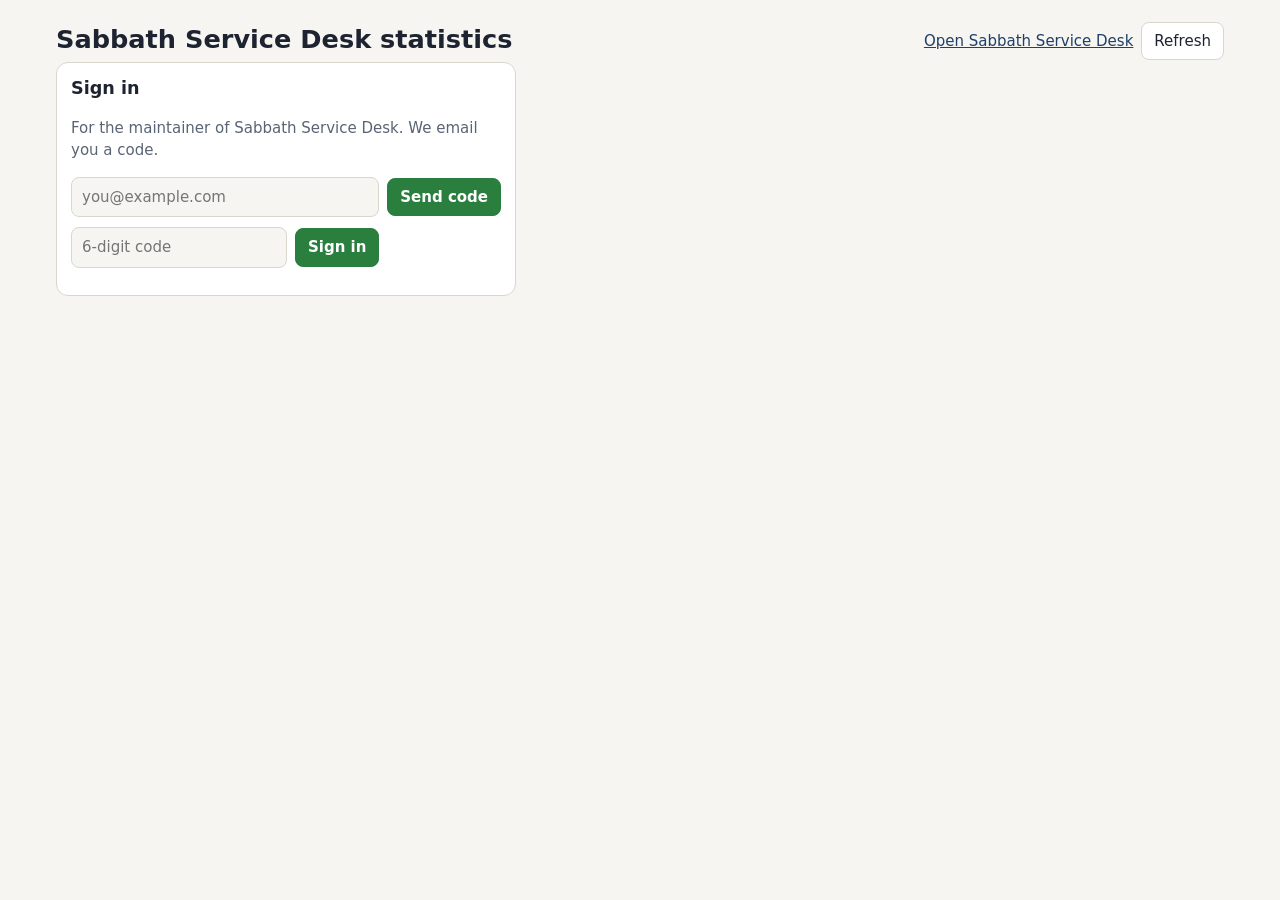
<file: admin.html>
<!doctype html>
<html lang="en-ZA">
<head>
<meta charset="utf-8">
<meta name="referrer" content="strict-origin-when-cross-origin">
<meta http-equiv="Content-Security-Policy" content="default-src 'self'; script-src 'self'; connect-src 'self' https://*.supabase.co https://*.supabase.in; style-src 'self' 'unsafe-inline'; img-src 'self' data:; base-uri 'self'; form-action 'none'; object-src 'none'">
<meta name="viewport" content="width=device-width, initial-scale=1">
<meta name="robots" content="noindex">
<meta name="theme-color" content="#161c28">
<title>Church statistics – Sabbath Service Desk</title>
<link rel="icon" href="icons/favicon.svg" type="image/svg+xml">
<style>
  :root { color-scheme: light dark; --bg:#f6f5f1; --fg:#1d2330; --muted:#5a6475; --line:#d9d6cc; --card:#fff; --accent:#2b7f3e; --bar:#1f4068; --warn:#b45309; }
  @media (prefers-color-scheme: dark) { :root { --bg:#141a25; --fg:#e9e4d8; --muted:#a3acbd; --line:#2f3b52; --card:#1b2332; --accent:#46a758; --bar:#7aa7e0; --warn:#f0b429; } }
  * { box-sizing: border-box; }
  body { margin:0; background:var(--bg); color:var(--fg); font:15px/1.5 system-ui, -apple-system, "Segoe UI", Roboto, sans-serif; }
  main { max-width: 1200px; margin: 0 auto; padding: 20px 16px 60px; }
  h1 { font-size: 1.6rem; margin: 0 0 4px; } h2 { font-size: 1.1rem; margin: 0 0 10px; }
  .muted { color: var(--muted); } a { color: var(--bar); }
  .kpis { display:grid; grid-template-columns: repeat(auto-fit, minmax(132px, 1fr)); gap: 10px; margin: 16px 0; }
  .kpi, .card { background: var(--card); border:1px solid var(--line); border-radius: 12px; padding: 12px 14px; }
  .kpi b { display:block; font-size: 1.7rem; line-height: 1.2; font-variant-numeric: tabular-nums; }
  .kpi span { color: var(--muted); font-size: .85rem; }
  .grid2 { display:grid; grid-template-columns: repeat(auto-fit, minmax(340px, 1fr)); gap: 12px; margin-bottom: 12px; }
  table { width:100%; border-collapse: collapse; font-size: .9rem; } th, td { text-align:left; padding: 6px 8px; border-bottom: 1px solid var(--line); vertical-align: top; }
  th { color: var(--muted); font-weight: 600; } td.n { text-align: right; font-variant-numeric: tabular-nums; }
  .scroll { max-height: 420px; overflow: auto; }
  button, input, select, textarea { font: inherit; }
  button { cursor: pointer; padding: 7px 12px; border-radius: 8px; border: 1px solid var(--line); background: var(--card); color: var(--fg); }
  button.primary { background: var(--accent); border-color: var(--accent); color: #fff; font-weight: 600; }
  input, select, textarea { padding: 8px 10px; border-radius: 8px; border: 1px solid var(--line); background: var(--bg); color: var(--fg); }
  .row { display:flex; gap: 8px; align-items: center; flex-wrap: wrap; }
  .fb { border-bottom: 1px solid var(--line); padding: 10px 0; } .fb p { white-space: pre-wrap; margin: 4px 0; }
  .tag { display:inline-block; padding: 1px 8px; border-radius: 999px; border: 1px solid var(--line); font-size: .78rem; }
  .tag.new { border-color: var(--warn); color: var(--warn); }
  svg text { fill: var(--muted); font-size: 10px; }
  .hbar { display:flex; align-items:center; gap: 8px; margin: 3px 0; } .hbar i { display:block; height: 10px; background: var(--bar); border-radius: 3px; }
  .hbar span:first-child { width: 190px; flex: none; overflow: hidden; text-overflow: ellipsis; white-space: nowrap; }
  nav.tabs { display:flex; gap:6px; flex-wrap:wrap; margin: 14px 0 6px; } nav.tabs button[aria-pressed="true"] { background: var(--bar); border-color: var(--bar); color: #fff; }
  .filters { display:flex; gap:8px; flex-wrap:wrap; align-items:center; margin: 6px 0 4px; }
  .lead { font-size: 1.05rem; margin: 10px 0 4px; } .lead li { margin: 3px 0; }
  .kpi small { display:block; margin-top: 2px; font-size: .8rem; } .up { color: var(--accent); } .down { color: var(--warn); }
  .hymnweek { display:flex; gap: 14px; align-items:center; } .hymnweek .num { font-size: 2.6rem; font-weight: 800; color: var(--bar); line-height: 1; }
  .quote { border-left: 3px solid var(--accent); padding: 4px 0 4px 12px; margin: 10px 0; } .quote p { margin: 0 0 4px; white-space: pre-wrap; }
  .map svg { width: 100%; height: auto; background: color-mix(in srgb, var(--bar) 8%, var(--card)); border-radius: 10px; }
  .map path { fill: var(--card); stroke: var(--line); stroke-width: .6; vector-effect: non-scaling-stroke; }
  .map circle { stroke: #fff; stroke-width: 1.2; vector-effect: non-scaling-stroke; }
  .legend { display:flex; gap: 14px; flex-wrap: wrap; font-size: .85rem; color: var(--muted); } .legend i { display:inline-block; width: 10px; height: 10px; border-radius: 50%; margin-right: 5px; vertical-align: -1px; }
  .pill { display:inline-block; padding: 1px 8px; border-radius: 999px; background: color-mix(in srgb, var(--accent) 15%, transparent); color: var(--accent); font-size: .78rem; }
  @media (max-width: 600px) { .hbar span:first-child { width: 96px; } .kpi b { font-size: 1.4rem; } }
</style>
</head>
<body>
<main>
  <div class="row" style="justify-content:space-between"><div><h1>Sabbath Service Desk statistics</h1><div class="muted" id="who"></div></div>
    <div class="row"><a href="./">Open Sabbath Service Desk</a><button id="reload" type="button">Refresh</button><button id="out" type="button" hidden>Sign out</button></div></div>
  <div id="app"><p class="muted">Loading…</p></div>
</main>
<script type="module" src="js/admin-main.js"></script>
</body>
</html>
</file>
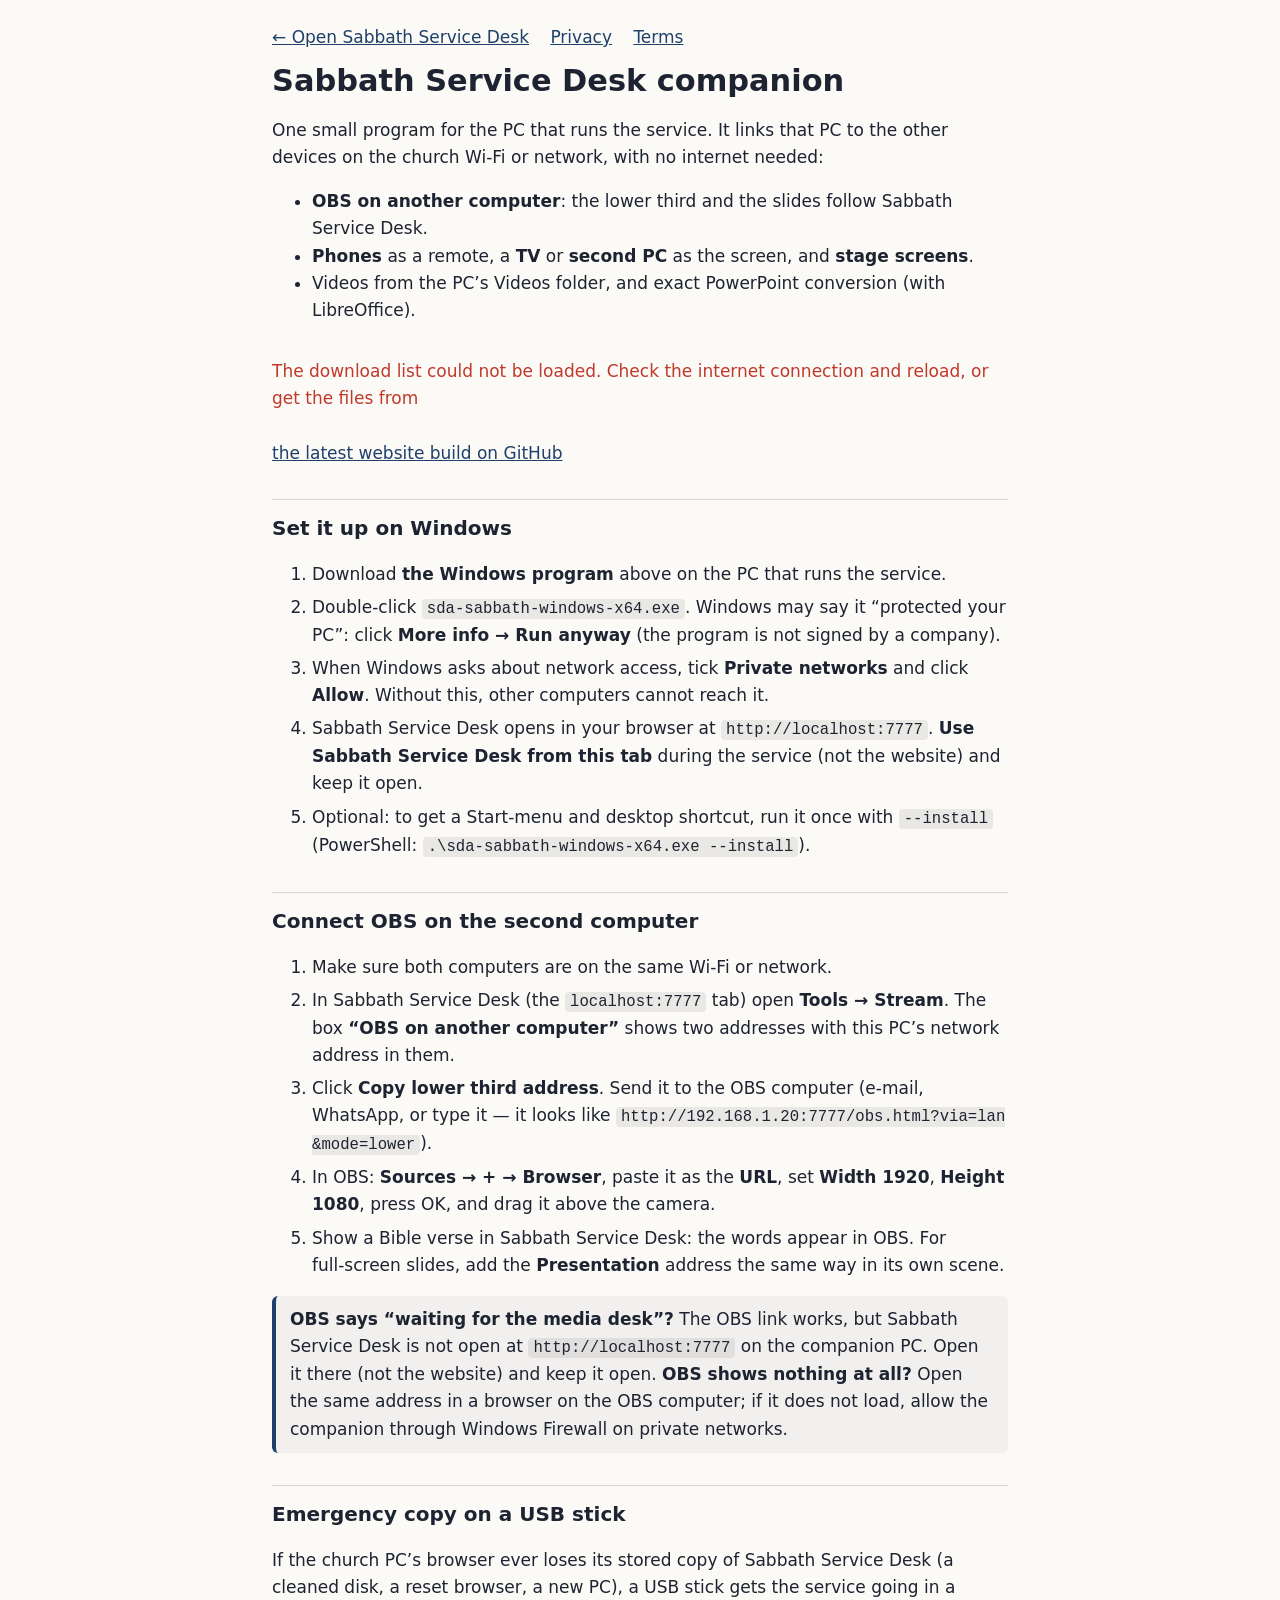
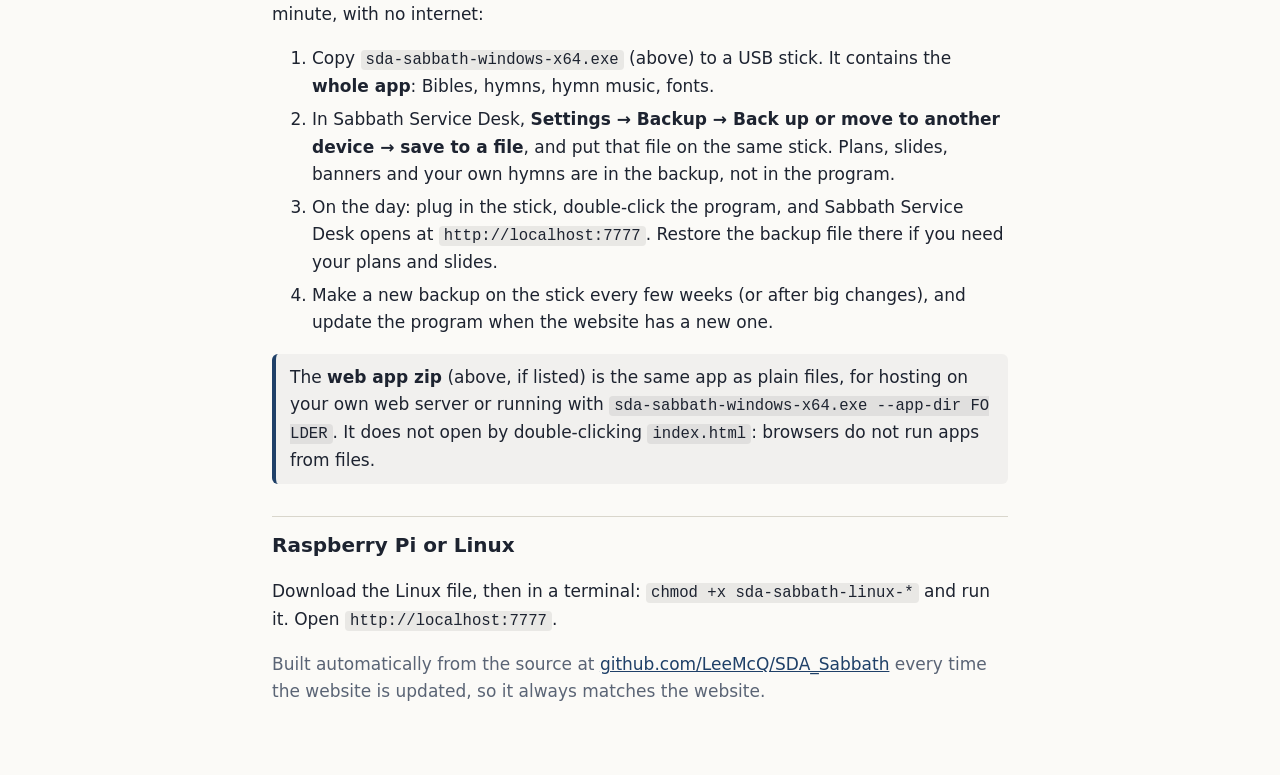
<file: companion.html>
<!doctype html>
<html lang="en-ZA">
<head>
<meta charset="utf-8">
<meta name="referrer" content="strict-origin-when-cross-origin">
<meta http-equiv="Content-Security-Policy" content="default-src 'self'; script-src 'self'; connect-src 'self' https://ssdesk.online; style-src 'self' 'unsafe-inline'; img-src 'self' data:; base-uri 'self'; form-action 'none'; object-src 'none'">
<meta name="viewport" content="width=device-width, initial-scale=1">
<meta name="theme-color" content="#161c28">
<title>Companion download – Sabbath Service Desk</title>
<meta name="description" content="Download the Sabbath Service Desk companion for the church PC: OBS, phones, TVs and a second PC on the church network, without internet.">
<link rel="canonical" href="https://ssdesk.online/companion.html">
<link rel="icon" href="icons/favicon.svg" type="image/svg+xml">
<style>
  :root { color-scheme: light dark; --bg:#fbfaf7; --fg:#1d2330; --muted:#5a6475; --line:#d9d6cc; --accent:#1f4068; --btn:#2b7f3e; --card:#fff; }
  @media (prefers-color-scheme: dark) { :root { --bg:#161c28; --fg:#e9e4d8; --muted:#a3acbd; --line:#36435c; --accent:#f2cf7a; --btn:#2f8a45; --card:#1d2433; } }
  body { margin:0; background:var(--bg); color:var(--fg); font:17px/1.6 system-ui, -apple-system, "Segoe UI", Roboto, sans-serif; }
  main { max-width: 46rem; margin: 0 auto; padding: 24px 16px 64px; }
  h1 { font-size: 1.9rem; line-height:1.2; margin: .4em 0 .2em; } h2 { font-size: 1.25rem; margin: 1.6em 0 .4em; padding-top:.6em; border-top:1px solid var(--line); }
  a { color: var(--accent); } .muted { color: var(--muted); } nav a { margin-right: 1rem; }
  .dl { display:grid; gap:10px; margin: 14px 0; }
  .dl a.b { display:flex; align-items:center; justify-content:space-between; gap:12px; padding:14px 16px; border-radius:12px; border:1px solid var(--line); background:var(--card); color:var(--fg); text-decoration:none; }
  .dl a.b.main { background:var(--btn); border-color:var(--btn); color:#fff; font-weight:700; font-size:1.1rem; }
  .dl a.b .s { font-size:.9rem; opacity:.85; font-weight:400; }
  ol li { margin: .35em 0; } code { font-size:.92em; background:rgba(127,127,127,.15); padding:1px 5px; border-radius:4px; word-break: break-all; }
  .note { padding:10px 14px; border-left:4px solid var(--accent); background:rgba(127,127,127,.08); border-radius:6px; }
  .err { color:#c0392b; }
</style>
</head>
<body>
<main>
<nav aria-label="Pages"><a href="./">← Open Sabbath Service Desk</a> <a href="privacy.html">Privacy</a> <a href="terms.html">Terms</a></nav>

<h1>Sabbath Service Desk companion</h1>
<p>One small program for the PC that runs the service. It links that PC to the other devices on the church Wi‑Fi or network, with no internet needed:</p>
<ul>
  <li><b>OBS on another computer</b>: the lower third and the slides follow Sabbath Service Desk.</li>
  <li><b>Phones</b> as a remote, a <b>TV</b> or <b>second PC</b> as the screen, and <b>stage screens</b>.</li>
  <li>Videos from the PC’s Videos folder, and exact PowerPoint conversion (with LibreOffice).</li>
</ul>

<div id="dl" class="dl" aria-live="polite"><p class="muted">Looking for the latest download…</p></div>
<p id="meta" class="muted"></p>

<h2>Set it up on Windows</h2>
<ol>
  <li>Download <b>the Windows program</b> above on the PC that runs the service.</li>
  <li>Double‑click <code>sda-sabbath-windows-x64.exe</code>. Windows may say it “protected your PC”: click <b>More info → Run anyway</b> (the program is not signed by a company).</li>
  <li>When Windows asks about network access, tick <b>Private networks</b> and click <b>Allow</b>. Without this, other computers cannot reach it.</li>
  <li>Sabbath Service Desk opens in your browser at <code>http://localhost:7777</code>. <b>Use Sabbath Service Desk from this tab</b> during the service (not the website) and keep it open.</li>
  <li>Optional: to get a Start‑menu and desktop shortcut, run it once with <code>--install</code> (PowerShell: <code>.\sda-sabbath-windows-x64.exe --install</code>).</li>
</ol>

<h2>Connect OBS on the second computer</h2>
<ol>
  <li>Make sure both computers are on the same Wi‑Fi or network.</li>
  <li>In Sabbath Service Desk (the <code>localhost:7777</code> tab) open <b>Tools → Stream</b>. The box <b>“OBS on another computer”</b> shows two addresses with this PC’s network address in them.</li>
  <li>Click <b>Copy lower third address</b>. Send it to the OBS computer (e‑mail, WhatsApp, or type it — it looks like <code>http://192.168.1.20:7777/obs.html?via=lan&amp;mode=lower</code>).</li>
  <li>In OBS: <b>Sources → + → Browser</b>, paste it as the <b>URL</b>, set <b>Width 1920</b>, <b>Height 1080</b>, press OK, and drag it above the camera.</li>
  <li>Show a Bible verse in Sabbath Service Desk: the words appear in OBS. For full‑screen slides, add the <b>Presentation</b> address the same way in its own scene.</li>
</ol>
<p class="note"><b>OBS says “waiting for the media desk”?</b> The OBS link works, but Sabbath Service Desk is not open at <code>http://localhost:7777</code> on the companion PC. Open it there (not the website) and keep it open. <b>OBS shows nothing at all?</b> Open the same address in a browser on the OBS computer; if it does not load, allow the companion through Windows Firewall on private networks.</p>

<h2 id="usb">Emergency copy on a USB stick</h2>
<p>If the church PC’s browser ever loses its stored copy of Sabbath Service Desk (a cleaned disk, a reset browser, a new PC), a USB stick gets the service going in a minute, with no internet:</p>
<ol>
  <li>Copy <code>sda-sabbath-windows-x64.exe</code> (above) to a USB stick. It contains the <b>whole app</b>: Bibles, hymns, hymn music, fonts.</li>
  <li>In Sabbath Service Desk, <b>Settings → Backup → Back up or move to another device → save to a file</b>, and put that file on the same stick. Plans, slides, banners and your own hymns are in the backup, not in the program.</li>
  <li>On the day: plug in the stick, double‑click the program, and Sabbath Service Desk opens at <code>http://localhost:7777</code>. Restore the backup file there if you need your plans and slides.</li>
  <li>Make a new backup on the stick every few weeks (or after big changes), and update the program when the website has a new one.</li>
</ol>
<p class="note">The <b>web app zip</b> (above, if listed) is the same app as plain files, for hosting on your own web server or running with <code>sda-sabbath-windows-x64.exe --app-dir FOLDER</code>. It does not open by double-clicking <code>index.html</code>: browsers do not run apps from files.</p>

<h2>Raspberry Pi or Linux</h2>
<p>Download the Linux file, then in a terminal: <code>chmod +x sda-sabbath-linux-*</code> and run it. Open <code>http://localhost:7777</code>.</p>

<p class="muted">Built automatically from the source at <a href="https://github.com/LeeMcQ/SDA_Sabbath">github.com/LeeMcQ/SDA_Sabbath</a> every time the website is updated, so it always matches the website.</p>
</main>
<script src="js/companion-page.js"></script>
</body>
</html>
</file>
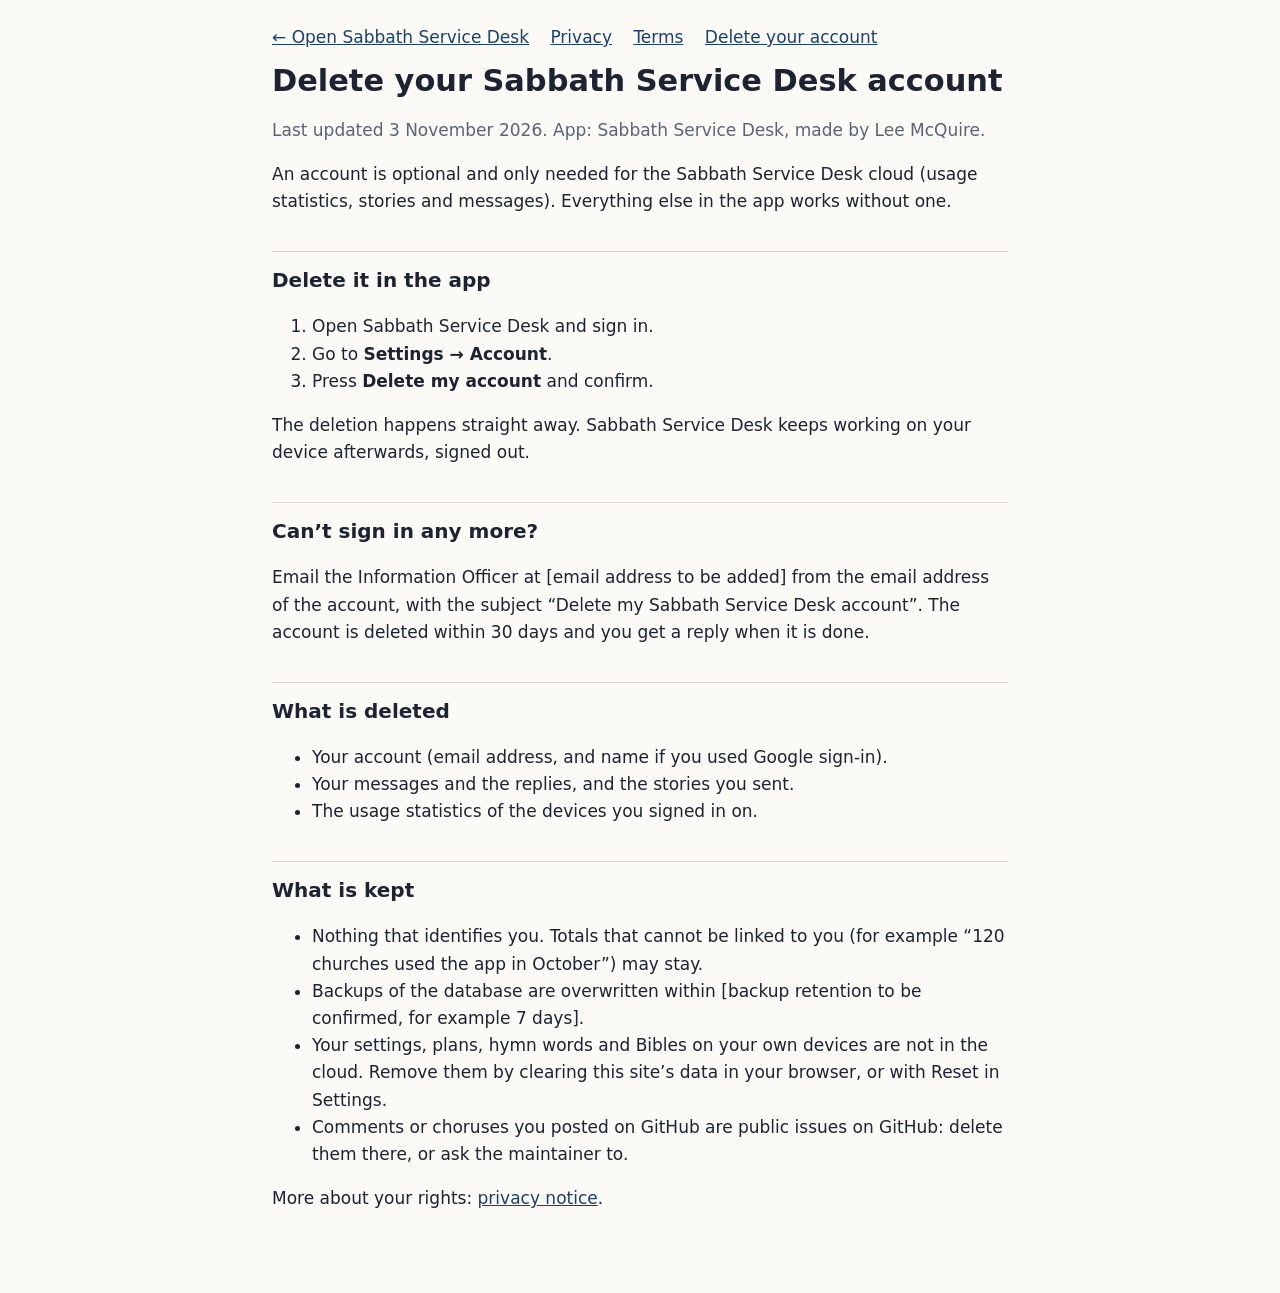
<file: delete-account.html>
<!doctype html>
<html lang="en-ZA">
<head>
<meta charset="utf-8">
<meta name="referrer" content="strict-origin-when-cross-origin">
<meta http-equiv="Content-Security-Policy" content="default-src 'self'; style-src 'self' 'unsafe-inline'; img-src 'self' data:; base-uri 'self'; form-action 'none'; object-src 'none'">
<meta name="viewport" content="width=device-width, initial-scale=1">
<meta name="theme-color" content="#161c28">
<title>Delete your account – Sabbath Service Desk</title>
<meta name="description" content="How to delete your Sabbath Service Desk account and the data linked to it.">
<link rel="canonical" href="https://ssdesk.online/delete-account.html">
<link rel="icon" href="icons/favicon.svg" type="image/svg+xml">
<style>
  :root { color-scheme: light dark; --bg:#fbfaf7; --fg:#1d2330; --muted:#5a6475; --line:#d9d6cc; --accent:#1f4068; }
  @media (prefers-color-scheme: dark) { :root { --bg:#161c28; --fg:#e9e4d8; --muted:#a3acbd; --line:#36435c; --accent:#f2cf7a; } }
  body { margin:0; background:var(--bg); color:var(--fg); font:17px/1.6 system-ui, -apple-system, "Segoe UI", Roboto, sans-serif; }
  main { max-width: 46rem; margin: 0 auto; padding: 24px 16px 64px; }
  h1 { font-size: 1.9rem; line-height:1.2; margin: .4em 0 .2em; } h2 { font-size: 1.25rem; margin: 1.8em 0 .4em; padding-top:.6em; border-top:1px solid var(--line); }
  a { color: var(--accent); } .muted { color: var(--muted); } nav a { margin-right: 1rem; }
  table { border-collapse: collapse; width:100%; font-size:.95rem; } th, td { text-align:left; vertical-align: top; padding:.5em .6em; border-bottom:1px solid var(--line); }
  th { color: var(--muted); font-weight:600; }
</style>
</head>
<body>
<main>
<nav aria-label="Pages"><a href="./">← Open Sabbath Service Desk</a> <a href="privacy.html">Privacy</a> <a href="terms.html">Terms</a> <a href="delete-account.html">Delete your account</a></nav>

<h1>Delete your Sabbath Service Desk account</h1>
<p class="muted">Last updated 3 November 2026. App: Sabbath Service Desk, made by Lee McQuire.</p>

<p>An account is optional and only needed for the Sabbath Service Desk cloud (usage statistics, stories and messages). Everything else in the app works without one.</p>

<h2>Delete it in the app</h2>
<ol>
<li>Open Sabbath Service Desk and sign in.</li>
<li>Go to <b>Settings → Account</b>.</li>
<li>Press <b>Delete my account</b> and confirm.</li>
</ol>
<p>The deletion happens straight away. Sabbath Service Desk keeps working on your device afterwards, signed out.</p>

<h2>Can’t sign in any more?</h2>
<p>Email the Information Officer at [email address to be added] from the email address of the account, with the subject “Delete my Sabbath Service Desk account”. The account is deleted within 30 days and you get a reply when it is done.</p>

<h2>What is deleted</h2>
<ul>
<li>Your account (email address, and name if you used Google sign-in).</li>
<li>Your messages and the replies, and the stories you sent.</li>
<li>The usage statistics of the devices you signed in on.</li>
</ul>

<h2>What is kept</h2>
<ul>
<li>Nothing that identifies you. Totals that cannot be linked to you (for example “120 churches used the app in October”) may stay.</li>
<li>Backups of the database are overwritten within [backup retention to be confirmed, for example 7 days].</li>
<li>Your settings, plans, hymn words and Bibles on your own devices are not in the cloud. Remove them by clearing this site’s data in your browser, or with Reset in Settings.</li>
<li>Comments or choruses you posted on GitHub are public issues on GitHub: delete them there, or ask the maintainer to.</li>
</ul>

<p>More about your rights: <a href="privacy.html">privacy notice</a>.</p>
</main>
</body>
</html>
</file>
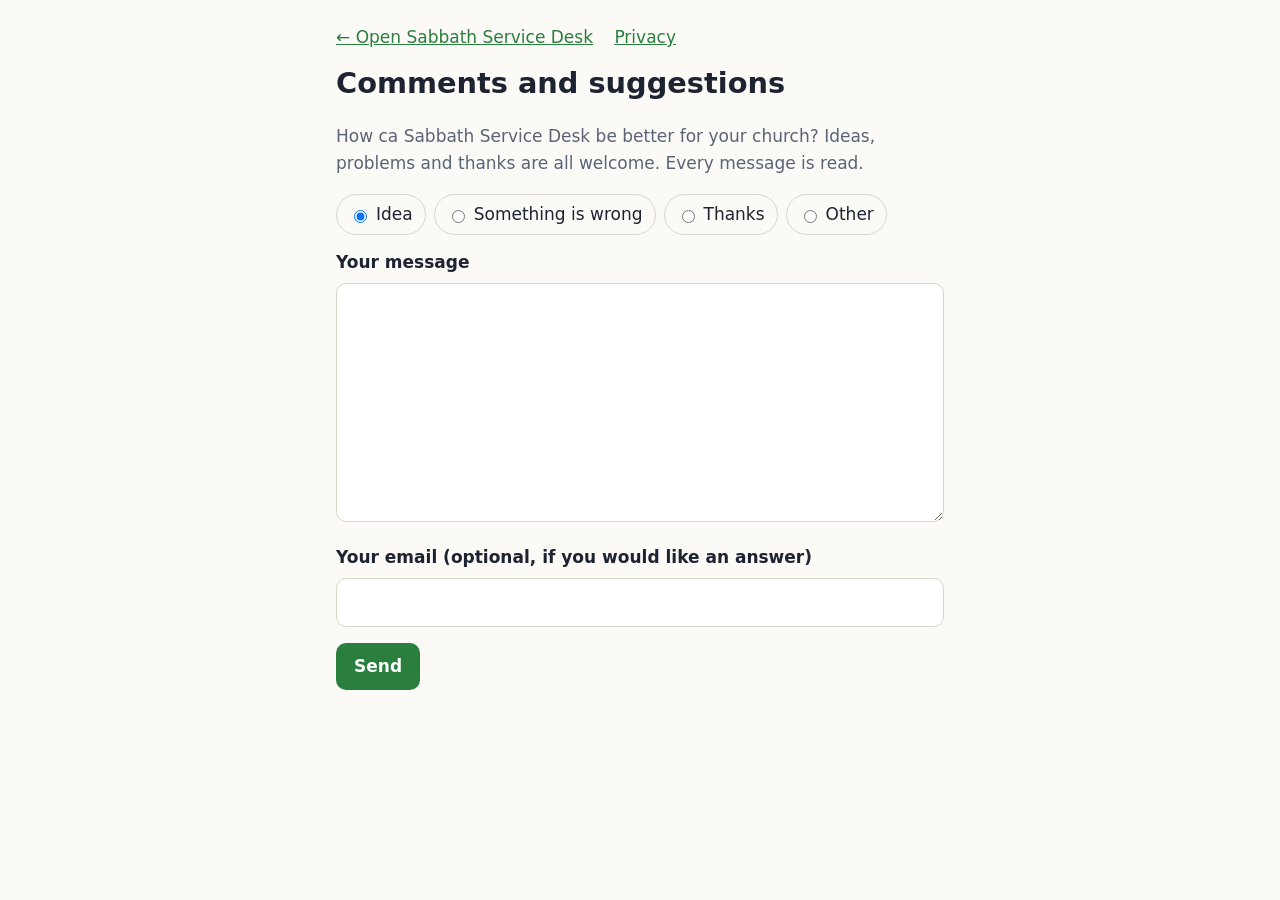
<file: feedback.html>
<!doctype html>
<html lang="en-ZA">
<head>
<meta charset="utf-8">
<meta name="referrer" content="strict-origin-when-cross-origin">
<meta http-equiv="Content-Security-Policy" content="default-src 'self'; script-src 'self'; connect-src 'self' https://*.supabase.co https://*.supabase.in; style-src 'self' 'unsafe-inline'; img-src 'self' data:; base-uri 'self'; form-action 'none'; object-src 'none'">
<meta name="viewport" content="width=device-width, initial-scale=1">
<meta name="theme-color" content="#161c28">
<title>Suggestions – Sabbath Service Desk</title>
<meta name="description" content="Tell us how Sabbath Service Desk, the free church presenter for Seventh-day Adventist churches, can be better.">
<link rel="canonical" href="https://ssdesk.online/feedback.html">
<link rel="icon" href="icons/favicon.svg" type="image/svg+xml">
<style>
  :root { color-scheme: light dark; --bg:#fbfaf7; --fg:#1d2330; --muted:#5a6475; --line:#d9d6cc; --accent:#2b7f3e; --card:#fff; }
  @media (prefers-color-scheme: dark) { :root { --bg:#161c28; --fg:#e9e4d8; --muted:#a3acbd; --line:#36435c; --accent:#46a758; --card:#1d2433; } }
  * { box-sizing: border-box; }
  body { margin:0; background:var(--bg); color:var(--fg); font:17px/1.6 system-ui, -apple-system, "Segoe UI", Roboto, sans-serif; }
  main { max-width: 40rem; margin: 0 auto; padding: 24px 16px 64px; }
  h1 { font-size: 1.8rem; margin: .3em 0 .2em; } .muted { color: var(--muted); } a { color: var(--accent); } nav a { margin-right: 1rem; }
  label { display:block; font-weight: 600; margin: 14px 0 6px; }
  textarea, input, select { width: 100%; font: inherit; padding: 10px 12px; border-radius: 10px; border: 1px solid var(--line); background: var(--card); color: var(--fg); }
  .kinds { display:flex; gap: 8px; flex-wrap: wrap; } .kinds label { font-weight: 400; margin: 0; display:flex; gap: 6px; align-items:center; padding: 6px 12px; border:1px solid var(--line); border-radius: 999px; cursor:pointer; }
  .kinds input { width:auto; }
  button { margin-top: 16px; font: inherit; font-weight: 700; padding: 10px 18px; border-radius: 10px; border: 0; background: var(--accent); color: #fff; cursor: pointer; }
  #msg { margin-top: 12px; }
</style>
</head>
<body>
<main>
<nav aria-label="Pages"><a href="./">← Open Sabbath Service Desk</a> <a href="privacy.html">Privacy</a></nav>
<h1>Comments and suggestions</h1>
<p class="muted">How ca Sabbath Service Desk be better for your church? Ideas, problems and thanks are all welcome. Every message is read.</p>
<form id="f" novalidate>
  <div class="kinds" role="radiogroup" aria-label="Kind of message">
    <label><input type="radio" name="kind" value="idea" checked> Idea</label>
    <label><input type="radio" name="kind" value="problem"> Something is wrong</label>
    <label><input type="radio" name="kind" value="praise"> Thanks</label>
    <label><input type="radio" name="kind" value="other"> Other</label>
  </div>
  <label for="text">Your message</label>
  <textarea id="text" rows="8" maxlength="4000" required></textarea>
  <div id="emailRow" hidden>
    <label for="email">Your email (optional, if you would like an answer)</label>
    <input id="email" type="email" autocomplete="email">
  </div>
  <p id="how" class="muted" hidden></p>
  <button type="submit">Send</button>
  <p id="msg" role="status"></p>
</form>
</main>
<script type="module" src="js/feedback-main.js"></script>
</body>
</html>
</file>
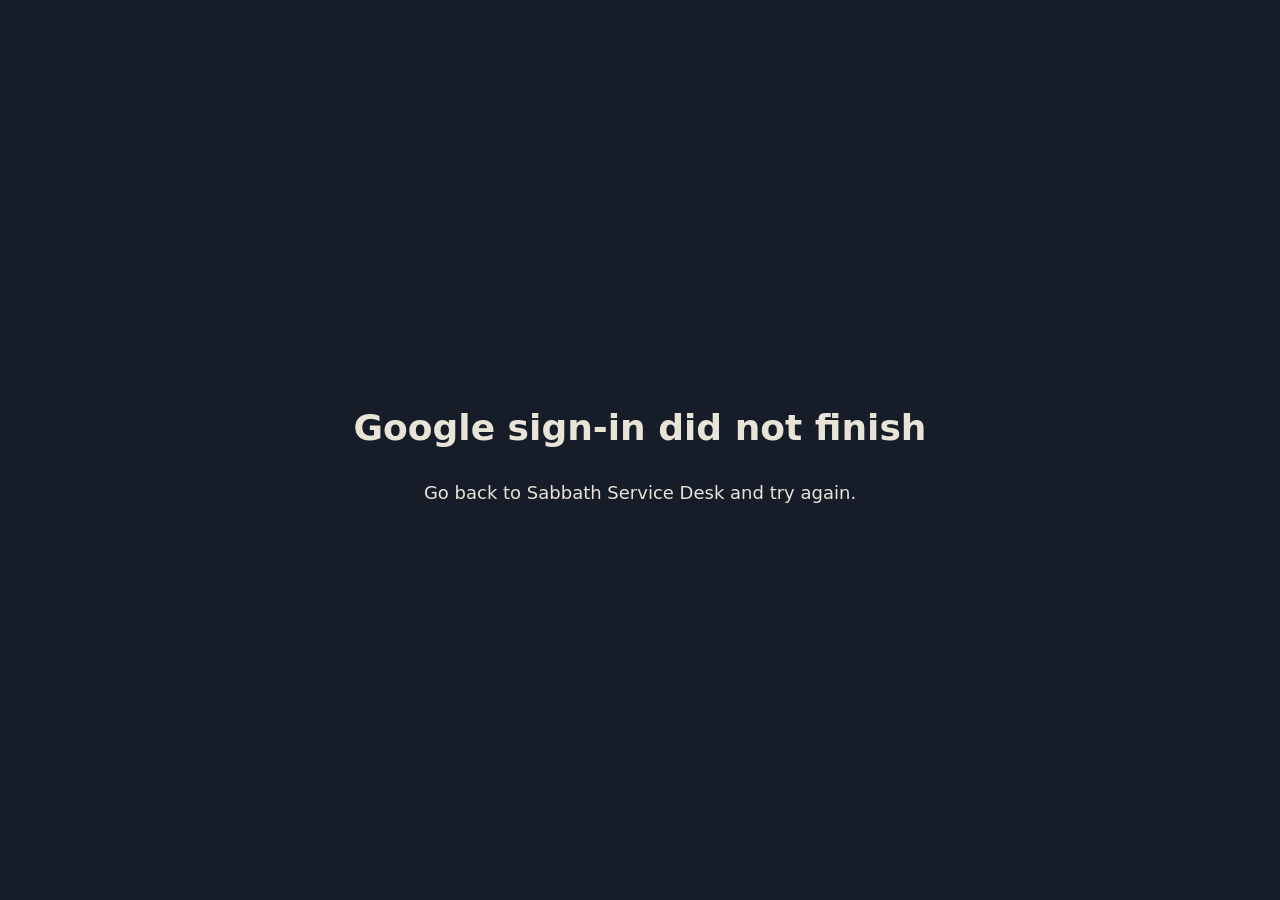
<file: oauth.html>
<!doctype html>
<html lang="en-ZA">
<head>
<meta charset="utf-8">
<meta name="referrer" content="strict-origin-when-cross-origin">
<meta http-equiv="Content-Security-Policy" content="default-src 'self'; script-src 'self'; style-src 'self' 'unsafe-inline'; base-uri 'self'; form-action 'none'; object-src 'none'">
<meta name="viewport" content="width=device-width, initial-scale=1">
<meta name="robots" content="noindex">
<title>Signed in – Sabbath Service Desk</title>
<style>
  :root { color-scheme: light dark; } body { margin: 0; font: 18px/1.5 system-ui, sans-serif; background: #161c28; color: #e9e4d8; display: grid; place-items: center; min-height: 100vh; text-align: center; padding: 16px; box-sizing: border-box; }
</style>
</head>
<body>
<main><h1 id="h">Signing in…</h1><p id="p">You can close this window.</p></main>
<script src="js/oauth-main.js"></script>
</body>
</html>
</file>
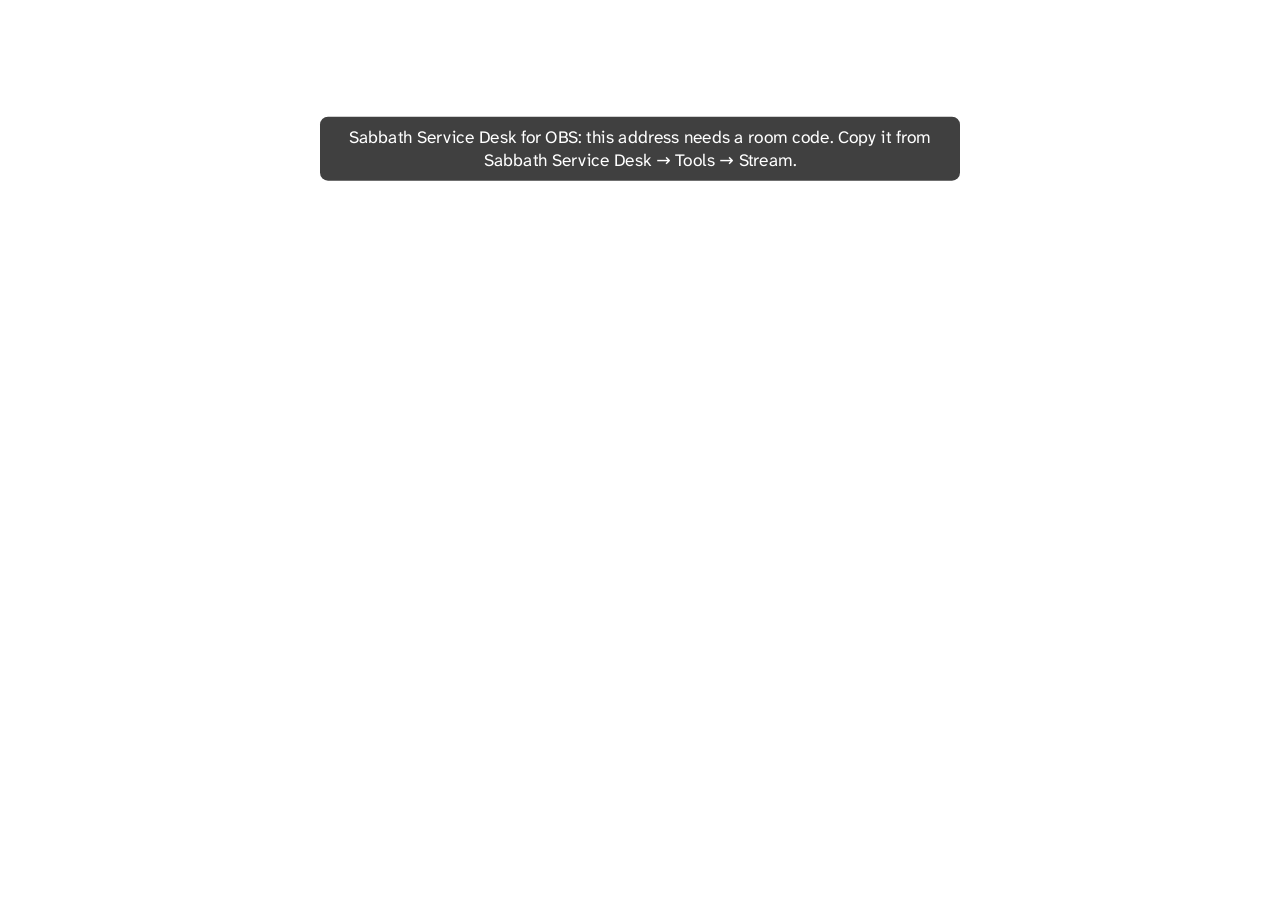
<file: obs.html>
<!doctype html>
<html lang="en-ZA">
<head>
<meta charset="utf-8">
<meta name="referrer" content="strict-origin-when-cross-origin">
<meta http-equiv="Content-Security-Policy" content="default-src 'self'; script-src 'self' 'wasm-unsafe-eval'; style-src 'self' 'unsafe-inline'; img-src 'self' data: blob: https:; media-src 'self' data: blob: https:; font-src 'self' data:; connect-src 'self' data: blob: ws: wss:; frame-src 'none'; worker-src 'self' blob:; object-src 'none'; base-uri 'self'; form-action 'none'">
<meta name="robots" content="noindex,nofollow">
<meta name="viewport" content="width=device-width, initial-scale=1">
<title>Sabbath Service Desk for OBS</title>
<link rel="icon" href="icons/favicon.svg" type="image/svg+xml">
<link rel="preload" href="fonts/ahn-latin-700-normal.woff2" as="font" type="font/woff2" crossorigin>
<link rel="stylesheet" href="css/stage.css">
<link rel="stylesheet" href="css/obs.css">
</head>
<body class="obs" id="obs">
<script type="module" src="js/obs-main.js"></script>
</body>
</html>
</file>
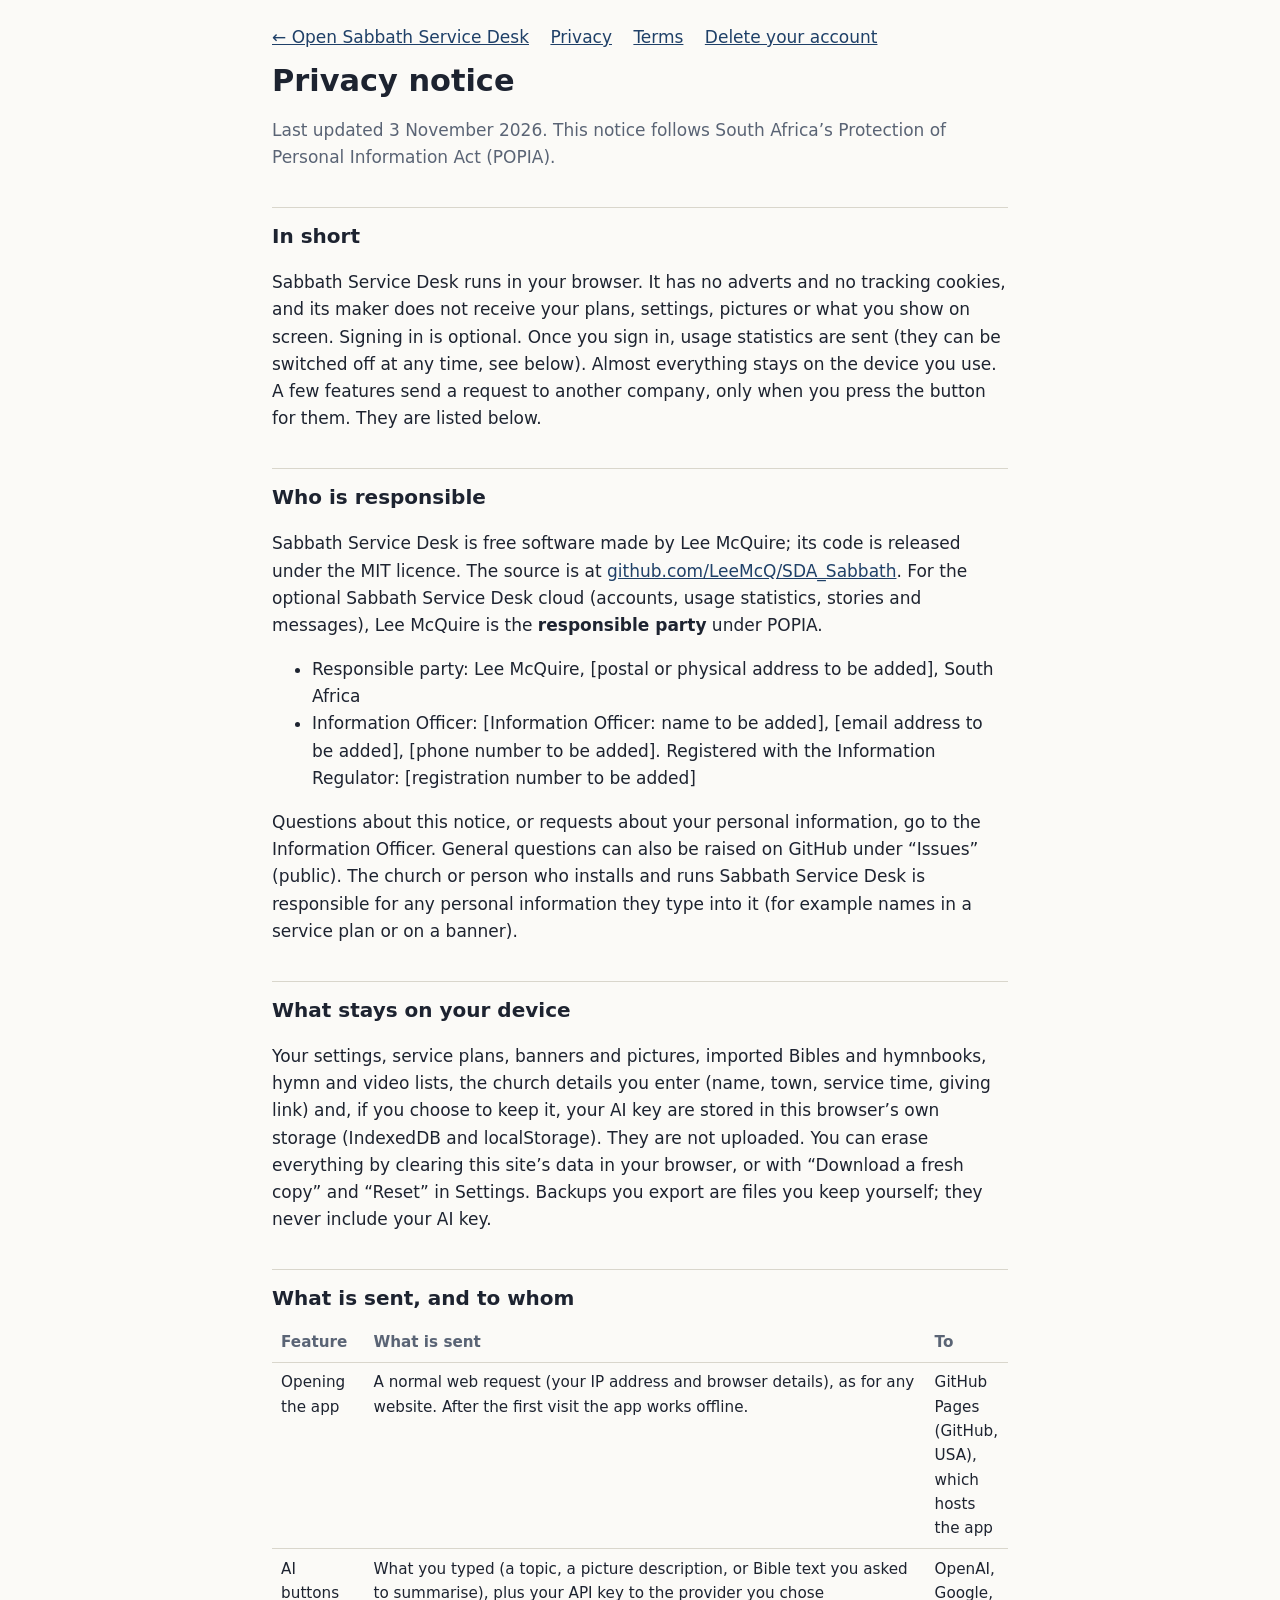
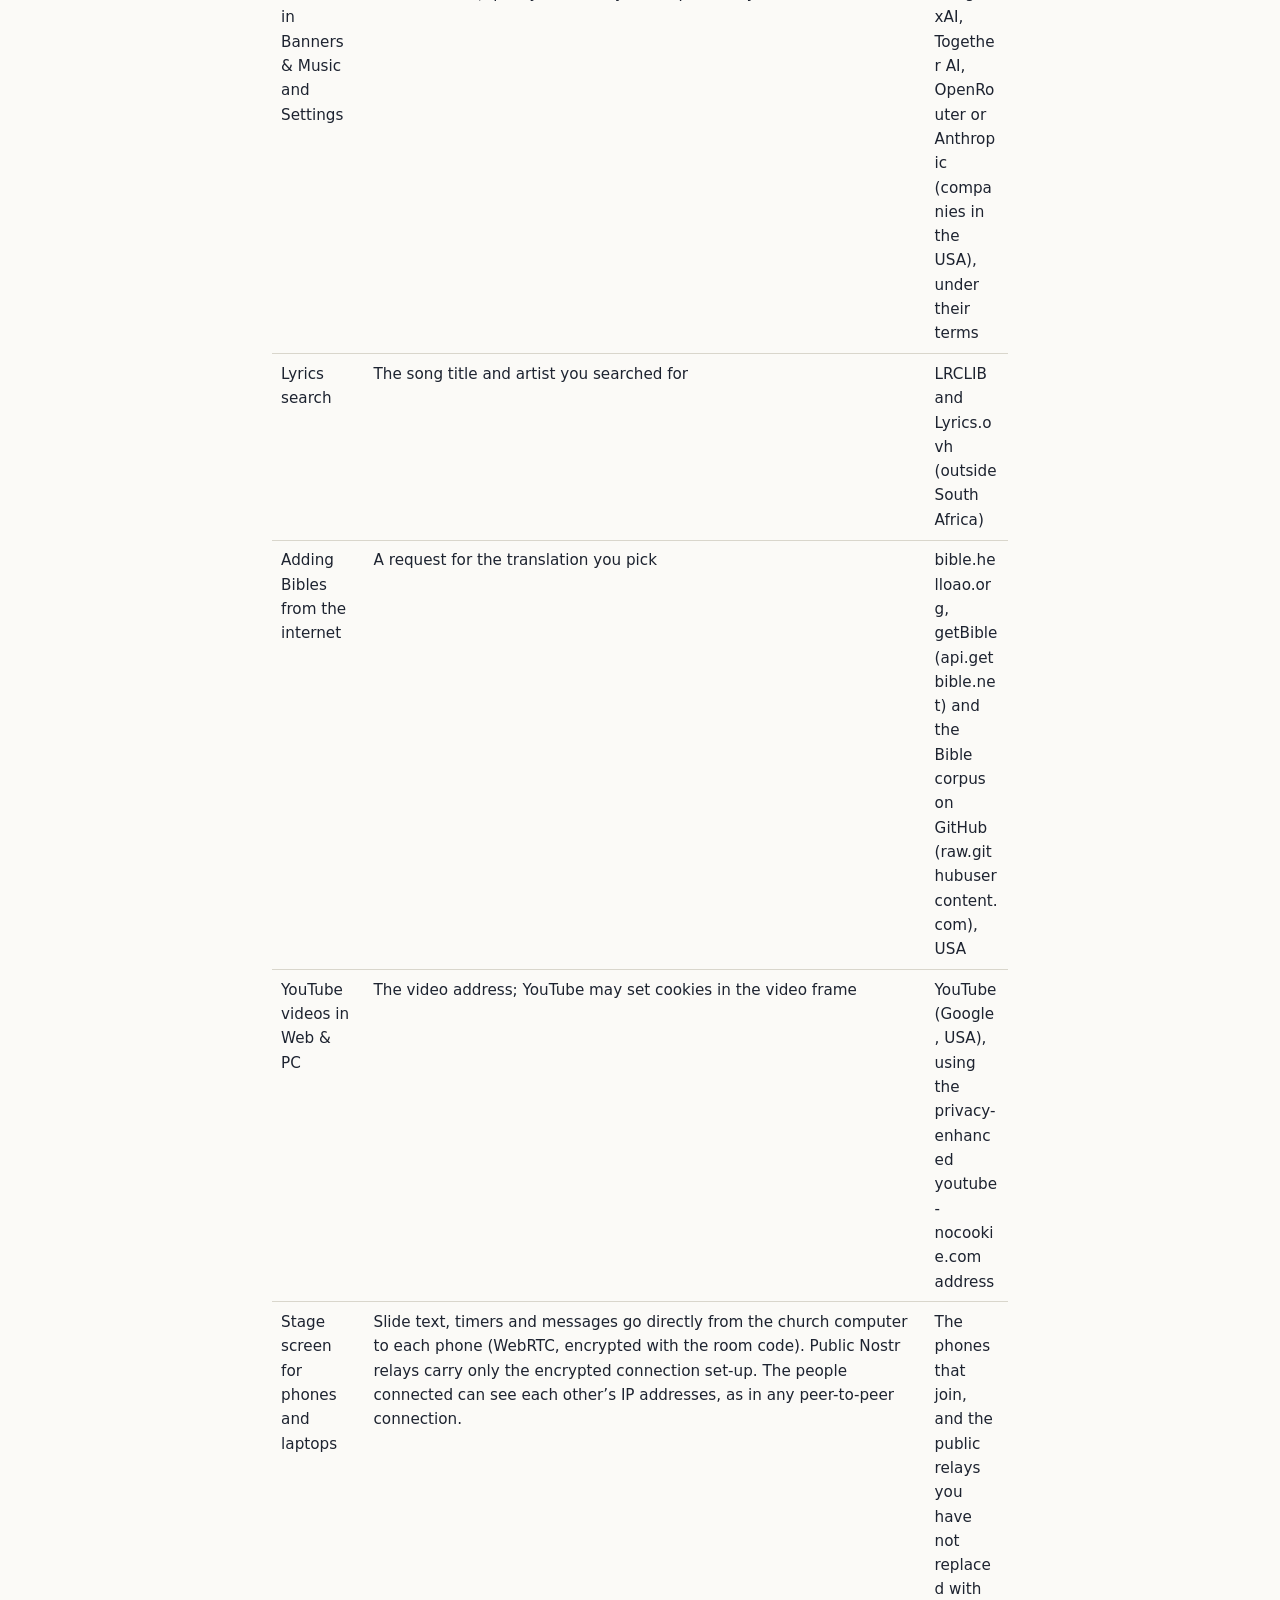
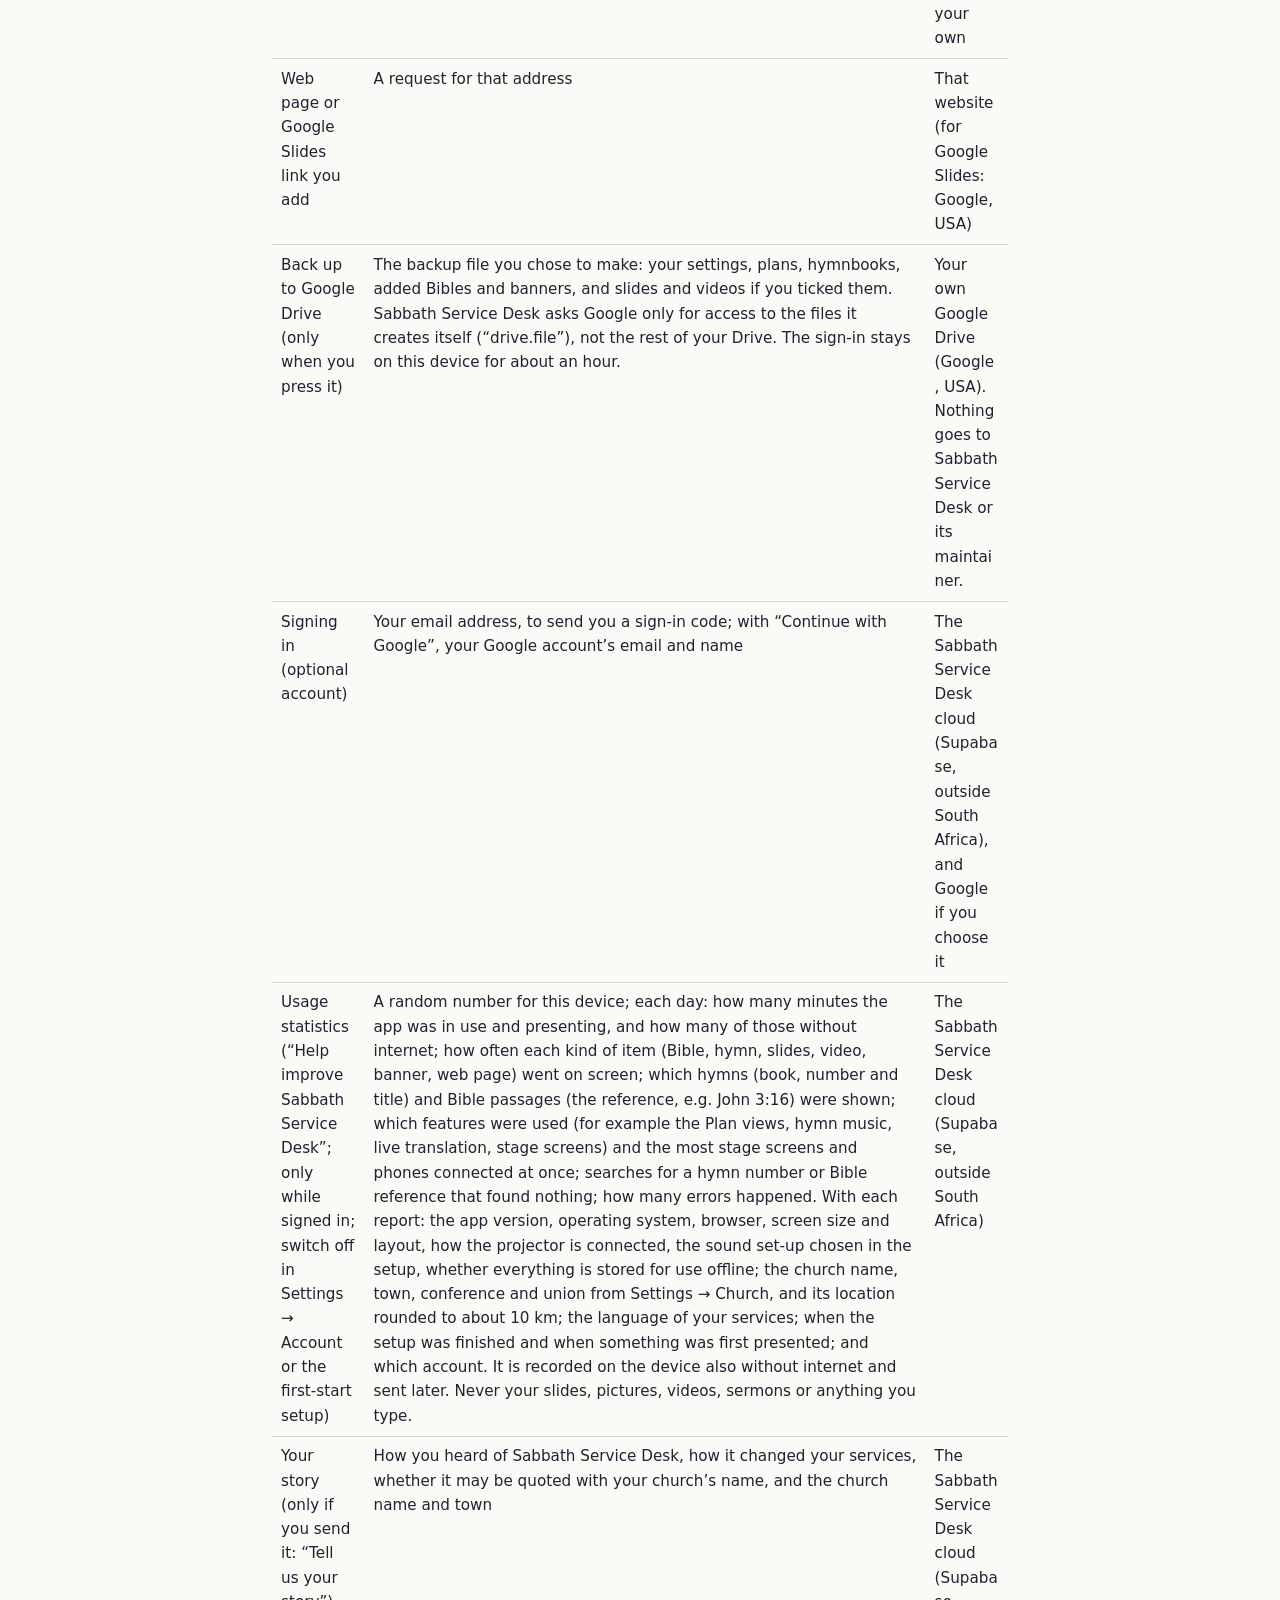
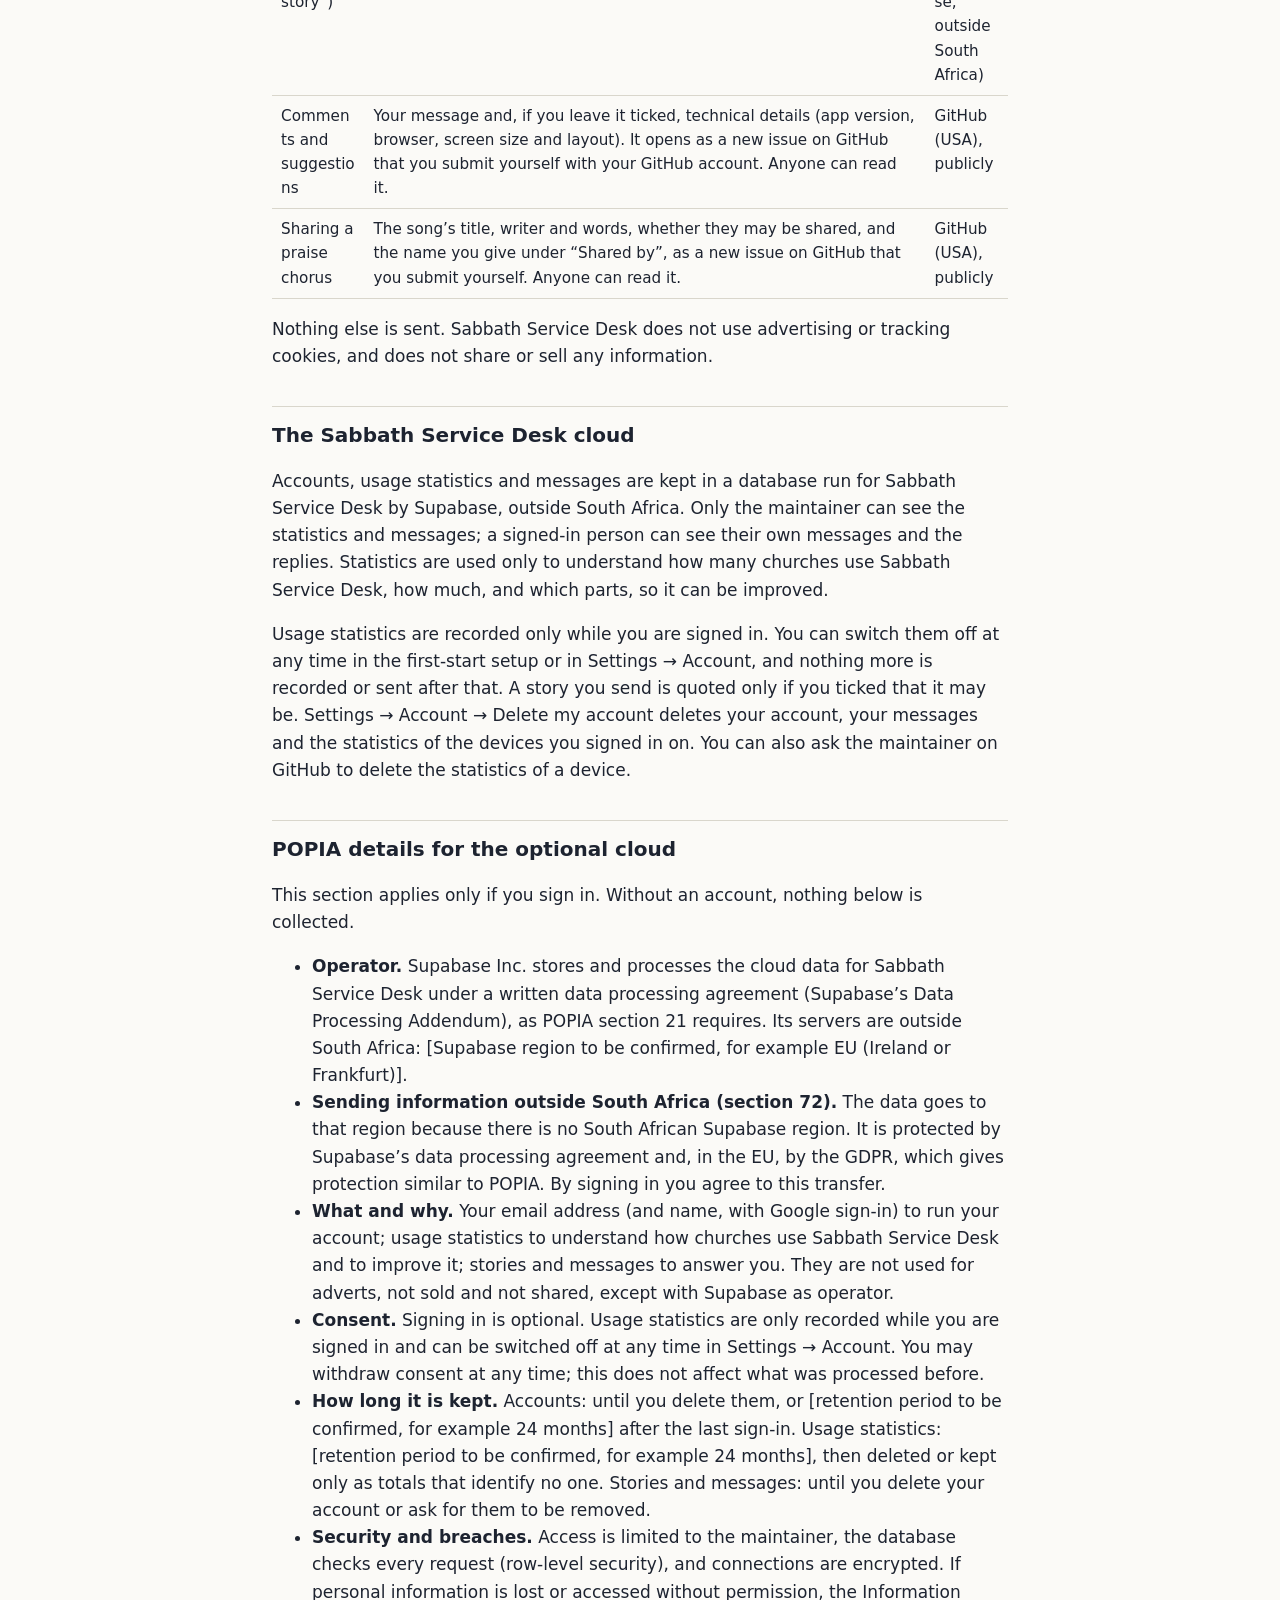
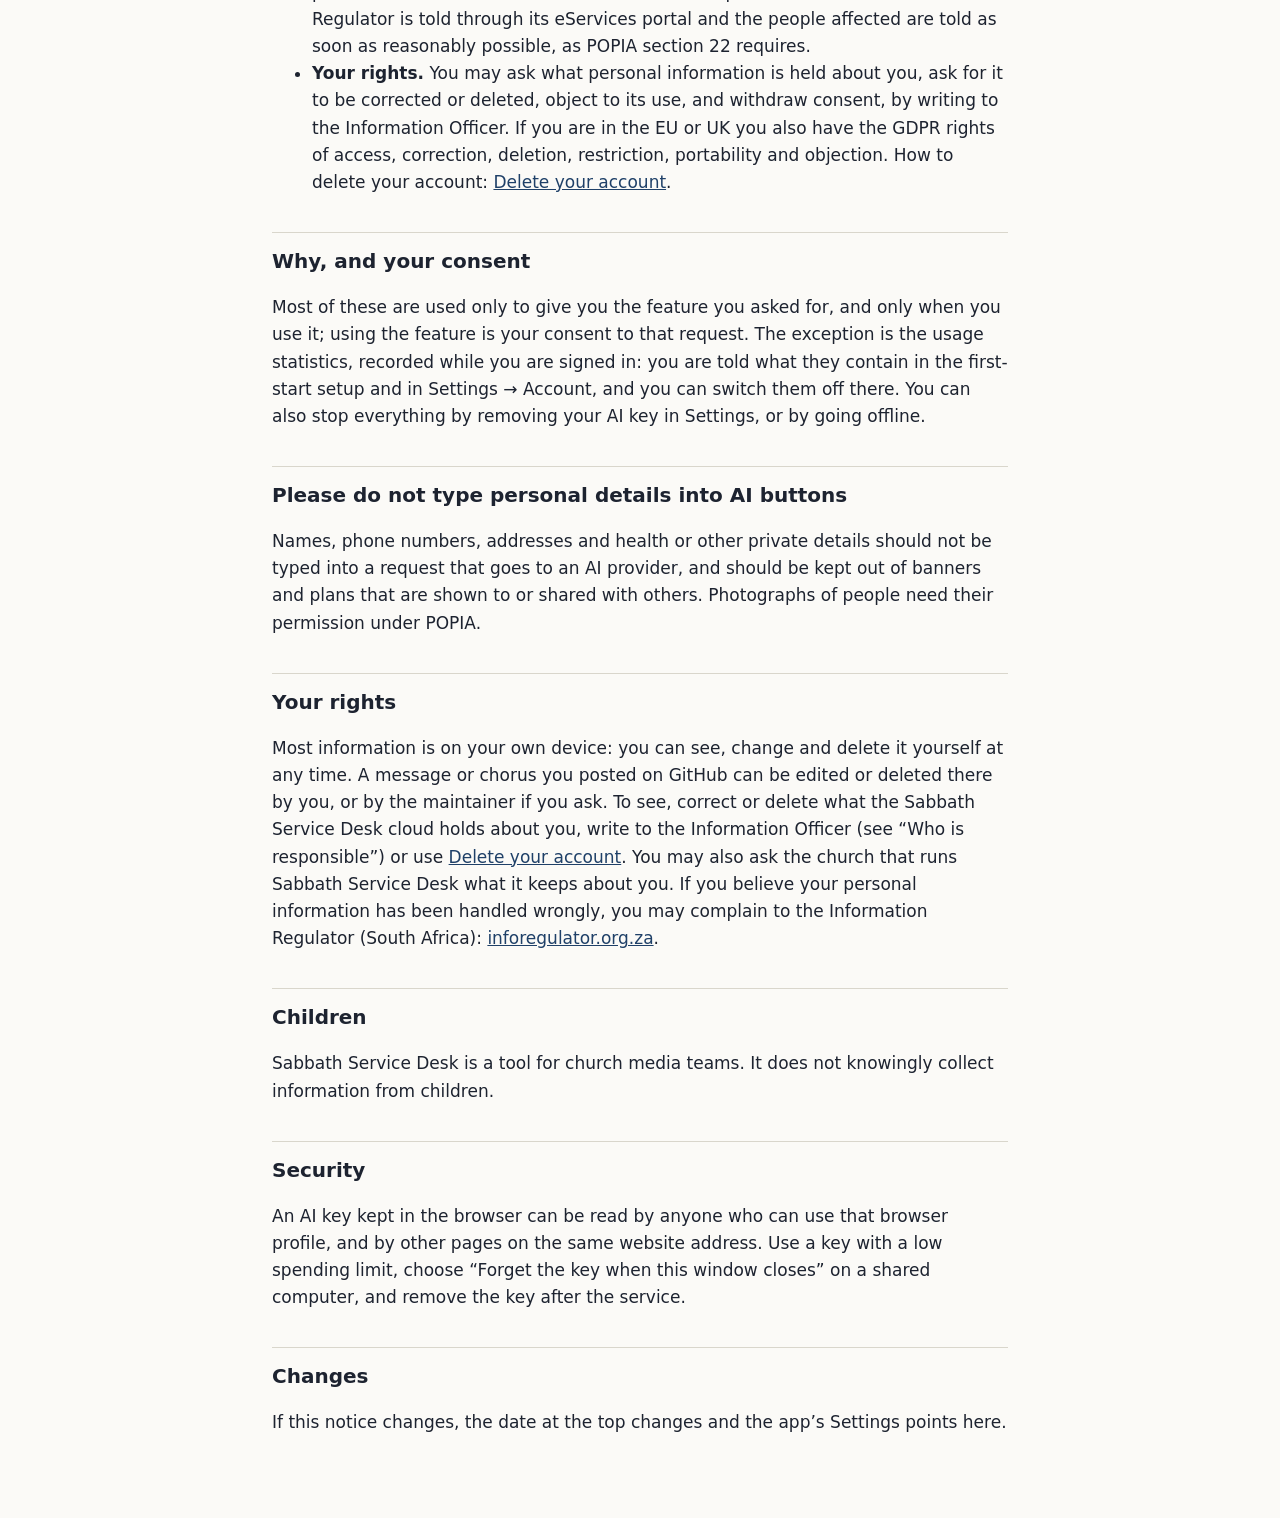
<file: privacy.html>
<!doctype html>
<html lang="en-ZA">
<head>
<meta charset="utf-8">
<meta name="referrer" content="strict-origin-when-cross-origin">
<meta http-equiv="Content-Security-Policy" content="default-src 'self'; style-src 'self' 'unsafe-inline'; img-src 'self' data:; base-uri 'self'; form-action 'none'; object-src 'none'">
<meta name="viewport" content="width=device-width, initial-scale=1">
<meta name="theme-color" content="#161c28">
<title>Privacy notice – Sabbath Service Desk</title>
<meta name="description" content="What Sabbath Service Desk stores, what it sends, and your rights under POPIA.">
<link rel="canonical" href="https://ssdesk.online/privacy.html">
<link rel="icon" href="icons/favicon.svg" type="image/svg+xml">
<style>
  :root { color-scheme: light dark; --bg:#fbfaf7; --fg:#1d2330; --muted:#5a6475; --line:#d9d6cc; --accent:#1f4068; }
  @media (prefers-color-scheme: dark) { :root { --bg:#161c28; --fg:#e9e4d8; --muted:#a3acbd; --line:#36435c; --accent:#f2cf7a; } }
  body { margin:0; background:var(--bg); color:var(--fg); font:17px/1.6 system-ui, -apple-system, "Segoe UI", Roboto, sans-serif; }
  main { max-width: 46rem; margin: 0 auto; padding: 24px 16px 64px; }
  h1 { font-size: 1.9rem; line-height:1.2; margin: .4em 0 .2em; } h2 { font-size: 1.25rem; margin: 1.8em 0 .4em; padding-top:.6em; border-top:1px solid var(--line); }
  a { color: var(--accent); } .muted { color: var(--muted); } nav a { margin-right: 1rem; }
  table { border-collapse: collapse; width:100%; font-size:.95rem; } th, td { text-align:left; vertical-align: top; padding:.5em .6em; border-bottom:1px solid var(--line); overflow-wrap: anywhere; }
  @media (max-width: 480px) { table { font-size: .85rem; } th, td { padding: .45em .35em; } }
  th { color: var(--muted); font-weight:600; }
</style>
</head>
<body>
<main>
<nav aria-label="Pages"><a href="./">← Open Sabbath Service Desk</a> <a href="privacy.html">Privacy</a> <a href="terms.html">Terms</a> <a href="delete-account.html">Delete your account</a></nav>

<h1>Privacy notice</h1>
<p class="muted">Last updated 3 November 2026. This notice follows South Africa’s Protection of Personal Information Act (POPIA).</p>

<h2>In short</h2>
<p>Sabbath Service Desk runs in your browser. It has no adverts and no tracking cookies, and its maker does not receive your plans, settings, pictures or what you show on screen. Signing in is optional. Once you sign in, usage statistics are sent (they can be switched off at any time, see below). Almost everything stays on the device you use. A few features send a request to another company, only when you press the button for them. They are listed below.</p>

<h2>Who is responsible</h2>
<p>Sabbath Service Desk is free software made by Lee McQuire; its code is released under the MIT licence. The source is at <a href="https://github.com/LeeMcQ/SDA_Sabbath">github.com/LeeMcQ/SDA_Sabbath</a>. For the optional Sabbath Service Desk cloud (accounts, usage statistics, stories and messages), Lee McQuire is the <b>responsible party</b> under POPIA.</p>
<ul>
<li>Responsible party: Lee McQuire, [postal or physical address to be added], South Africa</li>
<li>Information Officer: [Information Officer: name to be added], [email address to be added], [phone number to be added]. Registered with the Information Regulator: [registration number to be added]</li>
</ul>
<p>Questions about this notice, or requests about your personal information, go to the Information Officer. General questions can also be raised on GitHub under “Issues” (public). The church or person who installs and runs Sabbath Service Desk is responsible for any personal information they type into it (for example names in a service plan or on a banner).</p>

<h2>What stays on your device</h2>
<p>Your settings, service plans, banners and pictures, imported Bibles and hymnbooks, hymn and video lists, the church details you enter (name, town, service time, giving link) and, if you choose to keep it, your AI key are stored in this browser’s own storage (IndexedDB and localStorage). They are not uploaded. You can erase everything by clearing this site’s data in your browser, or with “Download a fresh copy” and “Reset” in Settings. Backups you export are files you keep yourself; they never include your AI key.</p>

<h2>What is sent, and to whom</h2>
<table>
<tr><th>Feature</th><th>What is sent</th><th>To</th></tr>
<tr><td>Opening the app</td><td>A normal web request (your IP address and browser details), as for any website. After the first visit the app works offline.</td><td>GitHub Pages (GitHub, USA), which hosts the app</td></tr>
<tr><td>AI buttons in Banners &amp; Music and Settings</td><td>What you typed (a topic, a picture description, or Bible text you asked to summarise), plus your API key to the provider you chose</td><td>OpenAI, Google, xAI, Together AI, OpenRouter or Anthropic (companies in the USA), under their terms</td></tr>
<tr><td>Lyrics search</td><td>The song title and artist you searched for</td><td>LRCLIB and Lyrics.ovh (outside South Africa)</td></tr>
<tr><td>Adding Bibles from the internet</td><td>A request for the translation you pick</td><td>bible.helloao.org, getBible (api.getbible.net) and the Bible corpus on GitHub (raw.githubusercontent.com), USA</td></tr>
<tr><td>YouTube videos in Web &amp; PC</td><td>The video address; YouTube may set cookies in the video frame</td><td>YouTube (Google, USA), using the privacy-enhanced youtube-nocookie.com address</td></tr>
<tr><td>Stage screen for phones and laptops</td><td>Slide text, timers and messages go directly from the church computer to each phone (WebRTC, encrypted with the room code). Public Nostr relays carry only the encrypted connection set-up. The people connected can see each other’s IP addresses, as in any peer-to-peer connection.</td><td>The phones that join, and the public relays you have not replaced with your own</td></tr>
<tr><td>Web page or Google Slides link you add</td><td>A request for that address</td><td>That website (for Google Slides: Google, USA)</td></tr>
<tr><td>Back up to Google Drive (only when you press it)</td><td>The backup file you chose to make: your settings, plans, hymnbooks, added Bibles and banners, and slides and videos if you ticked them. Sabbath Service Desk asks Google only for access to the files it creates itself (“drive.file”), not the rest of your Drive. The sign-in stays on this device for about an hour.</td><td>Your own Google Drive (Google, USA). Nothing goes to Sabbath Service Desk or its maintainer.</td></tr>
<tr><td>Signing in (optional account)</td><td>Your email address, to send you a sign-in code; with “Continue with Google”, your Google account’s email and name</td><td>The Sabbath Service Desk cloud (Supabase, outside South Africa), and Google if you choose it</td></tr>
<tr><td>Usage statistics (“Help improve Sabbath Service Desk”; only while signed in; switch off in Settings → Account or the first-start setup)</td><td>A random number for this device; each day: how many minutes the app was in use and presenting, and how many of those without internet; how often each kind of item (Bible, hymn, slides, video, banner, web page) went on screen; which hymns (book, number and title) and Bible passages (the reference, e.g. John 3:16) were shown; which features were used (for example the Plan views, hymn music, live translation, stage screens) and the most stage screens and phones connected at once; searches for a hymn number or Bible reference that found nothing; how many errors happened. With each report: the app version, operating system, browser, screen size and layout, how the projector is connected, the sound set-up chosen in the setup, whether everything is stored for use offline; the church name, town, conference and union from Settings → Church, and its location rounded to about 10 km; the language of your services; when the setup was finished and when something was first presented; and which account. It is recorded on the device also without internet and sent later. Never your slides, pictures, videos, sermons or anything you type.</td><td>The Sabbath Service Desk cloud (Supabase, outside South Africa)</td></tr>
<tr><td>Your story (only if you send it: “Tell us your story”)</td><td>How you heard of Sabbath Service Desk, how it changed your services, whether it may be quoted with your church’s name, and the church name and town</td><td>The Sabbath Service Desk cloud (Supabase, outside South Africa)</td></tr>
<tr><td>Comments and suggestions</td><td>Your message and, if you leave it ticked, technical details (app version, browser, screen size and layout). It opens as a new issue on GitHub that you submit yourself with your GitHub account. Anyone can read it.</td><td>GitHub (USA), publicly</td></tr>
<tr><td>Sharing a praise chorus</td><td>The song’s title, writer and words, whether they may be shared, and the name you give under “Shared by”, as a new issue on GitHub that you submit yourself. Anyone can read it.</td><td>GitHub (USA), publicly</td></tr>
</table>
<p>Nothing else is sent. Sabbath Service Desk does not use advertising or tracking cookies, and does not share or sell any information.</p>

<h2>The Sabbath Service Desk cloud</h2>
<p>Accounts, usage statistics and messages are kept in a database run for Sabbath Service Desk by Supabase, outside South Africa. Only the maintainer can see the statistics and messages; a signed-in person can see their own messages and the replies. Statistics are used only to understand how many churches use Sabbath Service Desk, how much, and which parts, so it can be improved.</p>
<p>Usage statistics are recorded only while you are signed in. You can switch them off at any time in the first-start setup or in Settings → Account, and nothing more is recorded or sent after that. A story you send is quoted only if you ticked that it may be. Settings → Account → Delete my account deletes your account, your messages and the statistics of the devices you signed in on. You can also ask the maintainer on GitHub to delete the statistics of a device.</p>

<h2>POPIA details for the optional cloud</h2>
<p>This section applies only if you sign in. Without an account, nothing below is collected.</p>
<ul>
<li><b>Operator.</b> Supabase Inc. stores and processes the cloud data for Sabbath Service Desk under a written data processing agreement (Supabase’s Data Processing Addendum), as POPIA section 21 requires. Its servers are outside South Africa: [Supabase region to be confirmed, for example EU (Ireland or Frankfurt)].</li>
<li><b>Sending information outside South Africa (section 72).</b> The data goes to that region because there is no South African Supabase region. It is protected by Supabase’s data processing agreement and, in the EU, by the GDPR, which gives protection similar to POPIA. By signing in you agree to this transfer.</li>
<li><b>What and why.</b> Your email address (and name, with Google sign-in) to run your account; usage statistics to understand how churches use Sabbath Service Desk and to improve it; stories and messages to answer you. They are not used for adverts, not sold and not shared, except with Supabase as operator.</li>
<li><b>Consent.</b> Signing in is optional. Usage statistics are only recorded while you are signed in and can be switched off at any time in Settings → Account. You may withdraw consent at any time; this does not affect what was processed before.</li>
<li><b>How long it is kept.</b> Accounts: until you delete them, or [retention period to be confirmed, for example 24 months] after the last sign-in. Usage statistics: [retention period to be confirmed, for example 24 months], then deleted or kept only as totals that identify no one. Stories and messages: until you delete your account or ask for them to be removed.</li>
<li><b>Security and breaches.</b> Access is limited to the maintainer, the database checks every request (row-level security), and connections are encrypted. If personal information is lost or accessed without permission, the Information Regulator is told through its eServices portal and the people affected are told as soon as reasonably possible, as POPIA section 22 requires.</li>
<li><b>Your rights.</b> You may ask what personal information is held about you, ask for it to be corrected or deleted, object to its use, and withdraw consent, by writing to the Information Officer. If you are in the EU or UK you also have the GDPR rights of access, correction, deletion, restriction, portability and objection. How to delete your account: <a href="delete-account.html">Delete your account</a>.</li>
</ul>

<h2>Why, and your consent</h2>
<p>Most of these are used only to give you the feature you asked for, and only when you use it; using the feature is your consent to that request. The exception is the usage statistics, recorded while you are signed in: you are told what they contain in the first-start setup and in Settings → Account, and you can switch them off there. You can also stop everything by removing your AI key in Settings, or by going offline.</p>

<h2>Please do not type personal details into AI buttons</h2>
<p>Names, phone numbers, addresses and health or other private details should not be typed into a request that goes to an AI provider, and should be kept out of banners and plans that are shown to or shared with others. Photographs of people need their permission under POPIA.</p>

<h2>Your rights</h2>
<p>Most information is on your own device: you can see, change and delete it yourself at any time. A message or chorus you posted on GitHub can be edited or deleted there by you, or by the maintainer if you ask. To see, correct or delete what the Sabbath Service Desk cloud holds about you, write to the Information Officer (see “Who is responsible”) or use <a href="delete-account.html">Delete your account</a>. You may also ask the church that runs Sabbath Service Desk what it keeps about you. If you believe your personal information has been handled wrongly, you may complain to the Information Regulator (South Africa): <a href="https://inforegulator.org.za">inforegulator.org.za</a>.</p>

<h2>Children</h2>
<p>Sabbath Service Desk is a tool for church media teams. It does not knowingly collect information from children.</p>

<h2>Security</h2>
<p>An AI key kept in the browser can be read by anyone who can use that browser profile, and by other pages on the same website address. Use a key with a low spending limit, choose “Forget the key when this window closes” on a shared computer, and remove the key after the service.</p>

<h2>Changes</h2>
<p>If this notice changes, the date at the top changes and the app’s Settings points here.</p>

</main>
</body>
</html>
</file>
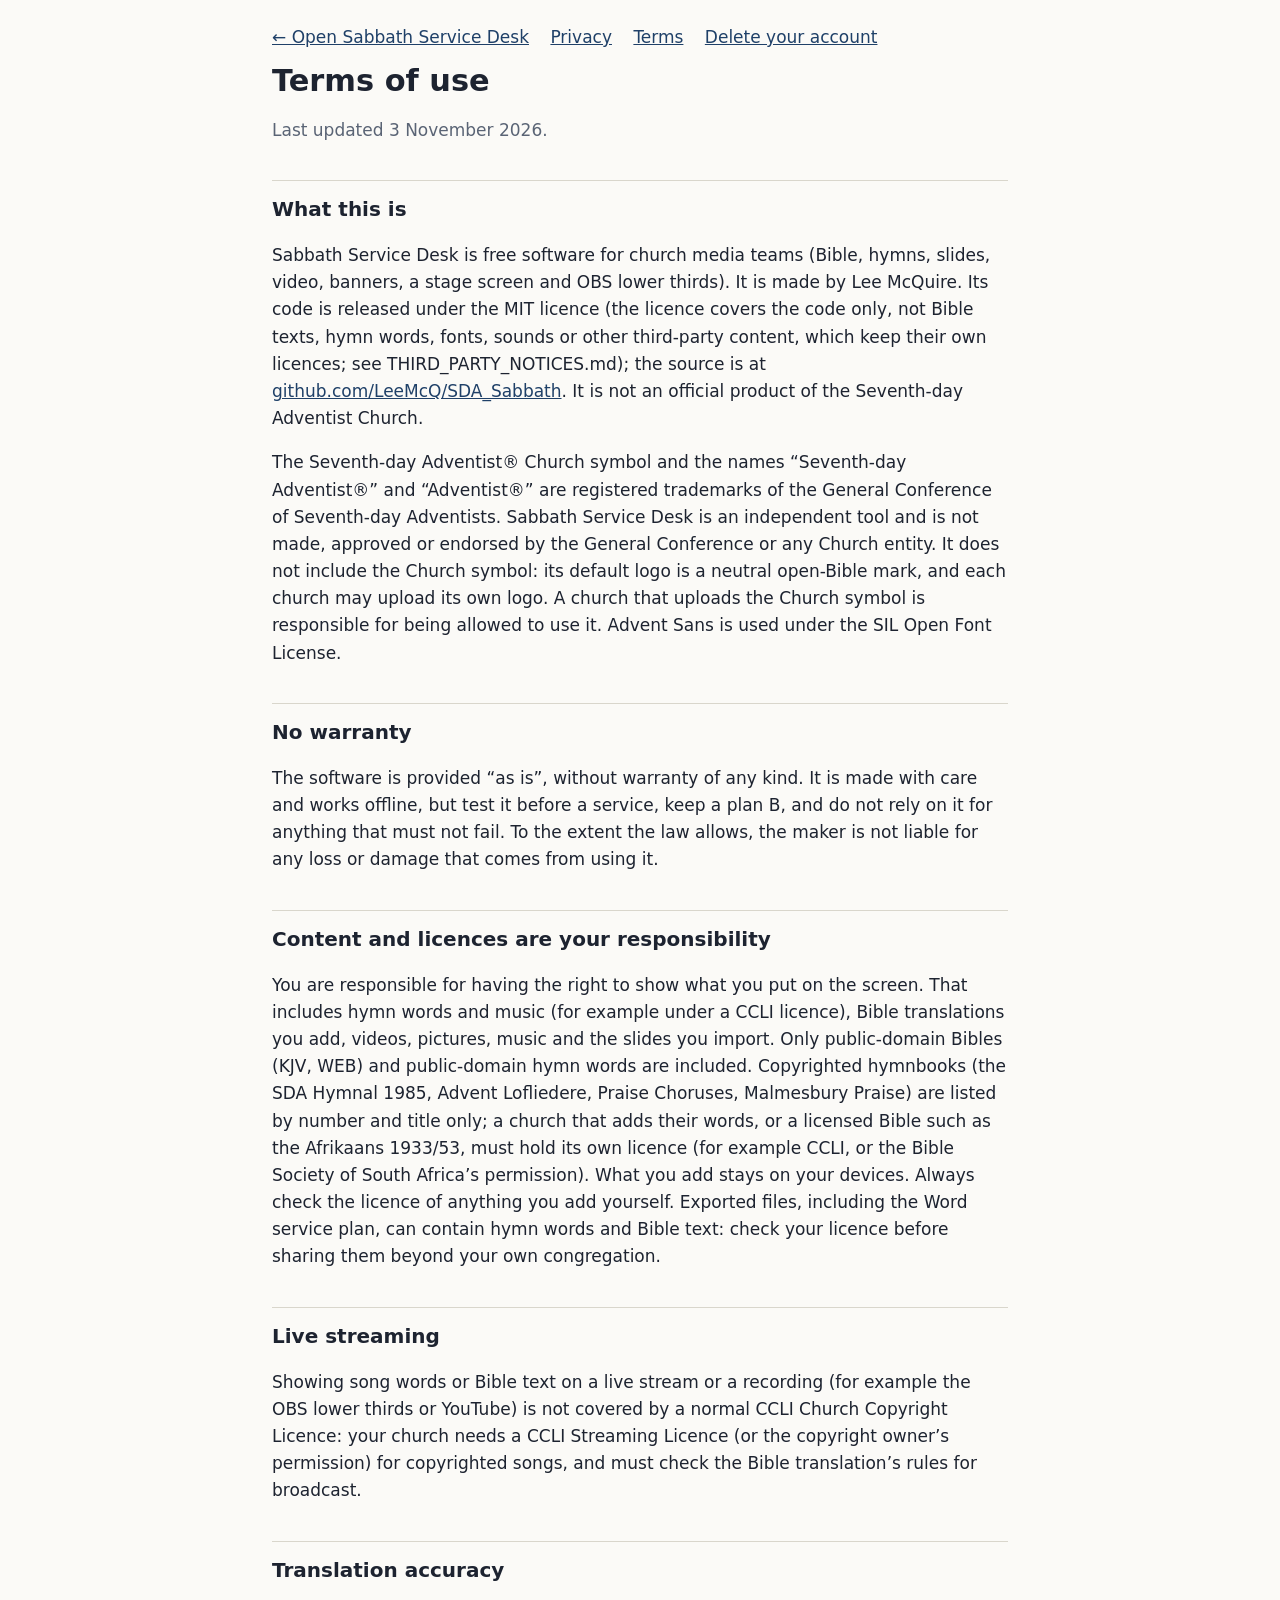
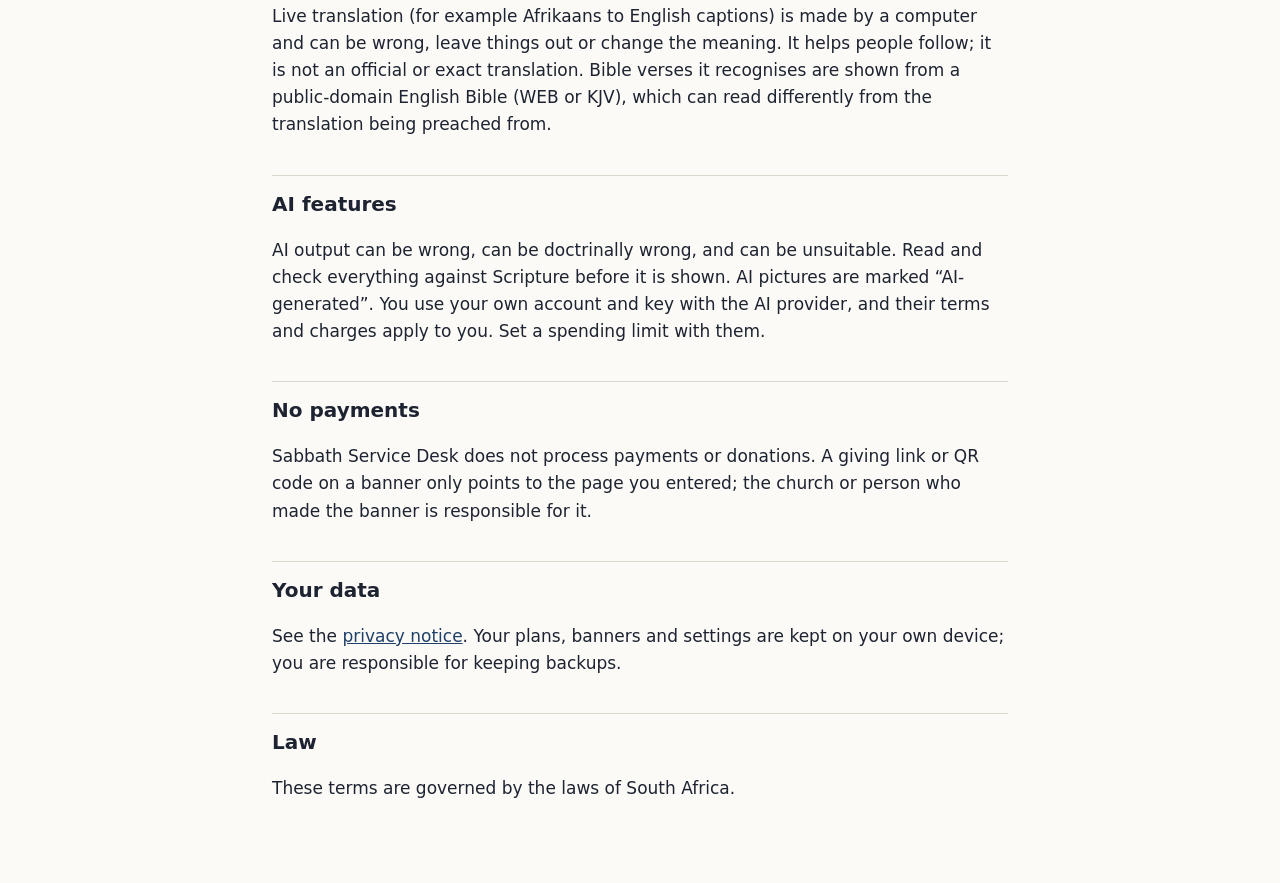
<file: terms.html>
<!doctype html>
<html lang="en-ZA">
<head>
<meta charset="utf-8">
<meta name="referrer" content="strict-origin-when-cross-origin">
<meta http-equiv="Content-Security-Policy" content="default-src 'self'; style-src 'self' 'unsafe-inline'; img-src 'self' data:; base-uri 'self'; form-action 'none'; object-src 'none'">
<meta name="viewport" content="width=device-width, initial-scale=1">
<meta name="theme-color" content="#161c28">
<title>Terms of use – Sabbath Service Desk</title>
<meta name="description" content="Terms for using Sabbath Service Desk: no warranty, your responsibility for licences, no payments.">
<link rel="canonical" href="https://ssdesk.online/terms.html">
<link rel="icon" href="icons/favicon.svg" type="image/svg+xml">
<style>
  :root { color-scheme: light dark; --bg:#fbfaf7; --fg:#1d2330; --muted:#5a6475; --line:#d9d6cc; --accent:#1f4068; }
  @media (prefers-color-scheme: dark) { :root { --bg:#161c28; --fg:#e9e4d8; --muted:#a3acbd; --line:#36435c; --accent:#f2cf7a; } }
  body { margin:0; background:var(--bg); color:var(--fg); font:17px/1.6 system-ui, -apple-system, "Segoe UI", Roboto, sans-serif; }
  main { max-width: 46rem; margin: 0 auto; padding: 24px 16px 64px; }
  h1 { font-size: 1.9rem; line-height:1.2; margin: .4em 0 .2em; } h2 { font-size: 1.25rem; margin: 1.8em 0 .4em; padding-top:.6em; border-top:1px solid var(--line); }
  a { color: var(--accent); } .muted { color: var(--muted); } nav a { margin-right: 1rem; }
  table { border-collapse: collapse; width:100%; font-size:.95rem; } th, td { text-align:left; vertical-align: top; padding:.5em .6em; border-bottom:1px solid var(--line); }
  th { color: var(--muted); font-weight:600; }
</style>
</head>
<body>
<main>
<nav aria-label="Pages"><a href="./">← Open Sabbath Service Desk</a> <a href="privacy.html">Privacy</a> <a href="terms.html">Terms</a> <a href="delete-account.html">Delete your account</a></nav>

<h1>Terms of use</h1>
<p class="muted">Last updated 3 November 2026.</p>

<h2>What this is</h2>
<p>Sabbath Service Desk is free software for church media teams (Bible, hymns, slides, video, banners, a stage screen and OBS lower thirds). It is made by Lee McQuire. Its code is released under the MIT licence (the licence covers the code only, not Bible texts, hymn words, fonts, sounds or other third-party content, which keep their own licences; see THIRD_PARTY_NOTICES.md); the source is at <a href="https://github.com/LeeMcQ/SDA_Sabbath">github.com/LeeMcQ/SDA_Sabbath</a>. It is not an official product of the Seventh-day Adventist Church.</p>
<p>The Seventh-day Adventist® Church symbol and the names “Seventh-day Adventist®” and “Adventist®” are registered trademarks of the General Conference of Seventh-day Adventists. Sabbath Service Desk is an independent tool and is not made, approved or endorsed by the General Conference or any Church entity. It does not include the Church symbol: its default logo is a neutral open-Bible mark, and each church may upload its own logo. A church that uploads the Church symbol is responsible for being allowed to use it. Advent Sans is used under the SIL Open Font License.</p>

<h2>No warranty</h2>
<p>The software is provided “as is”, without warranty of any kind. It is made with care and works offline, but test it before a service, keep a plan B, and do not rely on it for anything that must not fail. To the extent the law allows, the maker is not liable for any loss or damage that comes from using it.</p>

<h2>Content and licences are your responsibility</h2>
<p>You are responsible for having the right to show what you put on the screen. That includes hymn words and music (for example under a CCLI licence), Bible translations you add, videos, pictures, music and the slides you import. Only public-domain Bibles (KJV, WEB) and public-domain hymn words are included. Copyrighted hymnbooks (the SDA Hymnal 1985, Advent Lofliedere, Praise Choruses, Malmesbury Praise) are listed by number and title only; a church that adds their words, or a licensed Bible such as the Afrikaans 1933/53, must hold its own licence (for example CCLI, or the Bible Society of South Africa’s permission). What you add stays on your devices. Always check the licence of anything you add yourself. Exported files, including the Word service plan, can contain hymn words and Bible text: check your licence before sharing them beyond your own congregation.</p>

<h2>Live streaming</h2>
<p>Showing song words or Bible text on a live stream or a recording (for example the OBS lower thirds or YouTube) is not covered by a normal CCLI Church Copyright Licence: your church needs a CCLI Streaming Licence (or the copyright owner’s permission) for copyrighted songs, and must check the Bible translation’s rules for broadcast.</p>

<h2>Translation accuracy</h2>
<p>Live translation (for example Afrikaans to English captions) is made by a computer and can be wrong, leave things out or change the meaning. It helps people follow; it is not an official or exact translation. Bible verses it recognises are shown from a public-domain English Bible (WEB or KJV), which can read differently from the translation being preached from.</p>

<h2>AI features</h2>
<p>AI output can be wrong, can be doctrinally wrong, and can be unsuitable. Read and check everything against Scripture before it is shown. AI pictures are marked “AI-generated”. You use your own account and key with the AI provider, and their terms and charges apply to you. Set a spending limit with them.</p>

<h2>No payments</h2>
<p>Sabbath Service Desk does not process payments or donations. A giving link or QR code on a banner only points to the page you entered; the church or person who made the banner is responsible for it.</p>

<h2>Your data</h2>
<p>See the <a href="privacy.html">privacy notice</a>. Your plans, banners and settings are kept on your own device; you are responsible for keeping backups.</p>

<h2>Law</h2>
<p>These terms are governed by the laws of South Africa.</p>

</main>
</body>
</html>
</file>
<file: css/stage.css>
/* Presentation stage — shared by the display window and the Next/Live monitors.
   The stage has a fixed logical size (1920 × 1080 by default) and is scaled with a
   transform, so text fitting gives identical results on every screen. */

@font-face { font-family: "Hyperlegible"; font-weight: 400; font-style: normal; font-display: swap;
  src: url(../fonts/ahn-latin-400-normal.woff2) format("woff2"); unicode-range: U+0000-00FF, U+0131, U+0152-0153, U+02BB-02BC, U+02C6, U+02DA, U+02DC, U+2000-206F, U+2074, U+20AC, U+2122, U+2191, U+2193, U+2212, U+2215, U+FEFF, U+FFFD; }
@font-face { font-family: "Hyperlegible"; font-weight: 400; font-style: normal; font-display: swap;
  src: url(../fonts/ahn-latin-ext-400-normal.woff2) format("woff2"); unicode-range: U+0100-02AF, U+0304, U+0308, U+0329, U+1E00-1E9F, U+1EF2-1EFF, U+2020, U+20A0-20AB, U+20AD-20C0, U+2113, U+2C60-2C7F, U+A720-A7FF; }
@font-face { font-family: "Hyperlegible"; font-weight: 700; font-style: normal; font-display: swap;
  src: url(../fonts/ahn-latin-700-normal.woff2) format("woff2"); unicode-range: U+0000-00FF, U+0131, U+0152-0153, U+02BB-02BC, U+02C6, U+02DA, U+02DC, U+2000-206F, U+2074, U+20AC, U+2122, U+2191, U+2193, U+2212, U+2215, U+FEFF, U+FFFD; }
@font-face { font-family: "Hyperlegible"; font-weight: 700; font-style: normal; font-display: swap;
  src: url(../fonts/ahn-latin-ext-700-normal.woff2) format("woff2"); unicode-range: U+0100-02AF, U+0304, U+0308, U+0329, U+1E00-1E9F, U+1EF2-1EFF, U+2020, U+20A0-20AB, U+20AD-20C0, U+2113, U+2C60-2C7F, U+A720-A7FF; }
@font-face { font-family: "Hyperlegible"; font-weight: 400; font-style: italic; font-display: swap;
  src: url(../fonts/ahn-latin-400-italic.woff2) format("woff2"); unicode-range: U+0000-00FF, U+0131, U+0152-0153, U+02BB-02BC, U+02C6, U+02DA, U+02DC, U+2000-206F, U+2074, U+20AC, U+2122, U+2191, U+2193, U+2212, U+2215, U+FEFF, U+FFFD; }
@font-face { font-family: "Hyperlegible"; font-weight: 400; font-style: italic; font-display: swap;
  src: url(../fonts/ahn-latin-ext-400-italic.woff2) format("woff2"); unicode-range: U+0100-02AF, U+0304, U+0308, U+0329, U+1E00-1E9F, U+1EF2-1EFF, U+2020, U+20A0-20AB, U+20AD-20C0, U+2113, U+2C60-2C7F, U+A720-A7FF; }
/* Advent Sans: the Seventh-day Adventist Church typeface (fonts/OFL-advent-sans.txt). Headings, the logo slide, banners. */
@font-face { font-family: "Advent Sans"; font-weight: 600; font-style: normal; font-display: swap; src: url(../fonts/advent-sans-semibold.woff2) format("woff2"); }
@font-face { font-family: "Advent Sans"; font-weight: 700; font-style: normal; font-display: swap; src: url(../fonts/advent-sans-bold.woff2) format("woff2"); }
@font-face { font-family: "Selah Serif"; font-weight: 400; font-style: normal; font-display: swap;
  src: url(../fonts/ss4-latin-400-normal.woff2) format("woff2"); unicode-range: U+0000-00FF, U+0131, U+0152-0153, U+02BB-02BC, U+02C6, U+02DA, U+02DC, U+2000-206F, U+2074, U+20AC, U+2122, U+2191, U+2193, U+2212, U+2215, U+FEFF, U+FFFD; }
@font-face { font-family: "Selah Serif"; font-weight: 400; font-style: normal; font-display: swap;
  src: url(../fonts/ss4-latin-ext-400-normal.woff2) format("woff2"); unicode-range: U+0100-02AF, U+0304, U+0308, U+0329, U+1E00-1E9F, U+1EF2-1EFF, U+2020, U+20A0-20AB, U+20AD-20C0, U+2113, U+2C60-2C7F, U+A720-A7FF; }
@font-face { font-family: "Selah Serif"; font-weight: 600; font-style: normal; font-display: swap;
  src: url(../fonts/ss4-latin-600-normal.woff2) format("woff2"); unicode-range: U+0000-00FF, U+0131, U+0152-0153, U+02BB-02BC, U+02C6, U+02DA, U+02DC, U+2000-206F, U+2074, U+20AC, U+2122, U+2191, U+2193, U+2212, U+2215, U+FEFF, U+FFFD; }
@font-face { font-family: "Selah Serif"; font-weight: 600; font-style: normal; font-display: swap;
  src: url(../fonts/ss4-latin-ext-600-normal.woff2) format("woff2"); unicode-range: U+0100-02AF, U+0304, U+0308, U+0329, U+1E00-1E9F, U+1EF2-1EFF, U+2020, U+20A0-20AB, U+20AD-20C0, U+2113, U+2C60-2C7F, U+A720-A7FF; }
@font-face { font-family: "Selah Serif"; font-weight: 400; font-style: italic; font-display: swap;
  src: url(../fonts/ss4-latin-400-italic.woff2) format("woff2"); unicode-range: U+0000-00FF, U+0131, U+0152-0153, U+02BB-02BC, U+02C6, U+02DA, U+02DC, U+2000-206F, U+2074, U+20AC, U+2122, U+2191, U+2193, U+2212, U+2215, U+FEFF, U+FFFD; }

.stage {
  --sw: 1920px; --sh: 1080px;
  --d-fg: #ffffff; --d-bg: #000000; --d-accent: #f2cf7a; --d-wj: #ff8f85;
  --d-font: "Hyperlegible", system-ui, sans-serif;
  --d-pad: 96px; --d-pad-y: calc(var(--d-pad) * .75); --d-align: center; --d-fade: 250ms; --d-weight: 700;
  position: relative; width: var(--sw); height: var(--sh);
  overflow: hidden; background: var(--d-bg); color: var(--d-fg);
  font-family: var(--d-font); transform-origin: 0 0; contain: strict;
  -webkit-font-smoothing: antialiased; text-rendering: optimizeLegibility;
}
.stage.serif { --d-font: "Selah Serif", Georgia, serif; --d-weight: 600; }
.stage.sysfont { --d-font: system-ui, -apple-system, "Segoe UI", Roboto, sans-serif; }

.stage .bgimg { position: absolute; inset: 0; background-size: cover; background-position: center; }
.stage .bgimg.dim::after { content: ""; position: absolute; inset: 0; background: rgba(0,0,0,var(--d-dim,.45)); }
.stage .layer { position: absolute; inset: 0; transition: opacity var(--d-fade) linear; }
.stage .layer.hide { opacity: 0; pointer-events: none; }
.stage.cut .layer { transition: none; }

/* Text frames (Bible, hymns, plain) */
.f-text { position: absolute; inset: 0; display: flex; flex-direction: column; padding: var(--d-pad-y) var(--d-pad); } /* safe area: 96 px sides, 72 px top and bottom by default */
.f-head { font-size: 40px; line-height: 1.2; opacity: .8; margin-bottom: 20px; text-align: var(--d-align); }
.f-body { flex: 1 1 auto; min-height: 0; display: flex; align-items: center; justify-content: center; overflow: hidden; }
.f-fit { max-width: 100%; line-height: 1.24; font-weight: var(--d-weight); text-align: var(--d-align); text-wrap: pretty; overflow-wrap: anywhere; }
.f-foot { display: flex; justify-content: space-between; gap: 40px; font-size: 48px; line-height: 1.2; opacity: .9; margin-top: 28px; }
.f-foot:empty { display: none; }
.f-foot .fl { flex: 1; text-align: left; font-weight: 700; } /* the reference is the important half */
/* Plain (unslashed) zeros for the congregation: numerals in the footer and hymn number use the serif face. */
.f-foot, .f-title .hn { font-family: "Selah Serif", Georgia, serif; }
.f-foot .fr { text-align: right; white-space: nowrap; }
.f-foot.center .fl { text-align: center; }
.ref-top .f-foot { order: -1; margin: 0 0 28px; }
.ref-none .f-foot { display: none; }
.shadow .f-text { text-shadow: 0 3px 10px rgba(0,0,0,.9), 0 0 2px rgba(0,0,0,.9); }

.f-fit .vn { font-size: .5em; font-weight: 400; color: var(--d-accent); vertical-align: .62em; line-height: 0; margin: 0 .18em 0 .1em; }
.f-fit .wj { color: var(--d-wj); }
.f-fit i { font-style: italic; font-weight: inherit; }
.f-fit .v + .v::before { content: " "; }
.f-fit.lines { text-wrap: balance; }
.f-par { display: grid; grid-template-columns: 1fr 1fr; gap: 72px; width: 100%; align-items: center; }
.f-par.rows { grid-template-columns: 1fr; gap: 40px; }
.f-par .f-fit { width: 100%; }
.f-par .f-col-ref { display: block; font-size: .42em; font-weight: 400; opacity: .7; margin-top: .4em; }

/* Hymn title slide */
.f-title .f-fit { line-height: 1.12; }
.f-title .hn { display: block; font-size: .5em; font-weight: 400; color: var(--d-accent); margin-bottom: .25em; }
.f-title .ha { display: block; font-size: .3em; font-weight: 400; opacity: .75; margin-top: .6em; }
.f-hymn .f-fit { line-height: 1.3; }
/* Each hymn line stays one line: fitBody shrinks the font until the longest line fits, so lines never
   break mid-phrase. Only if even the minimum size is too wide do they wrap, with a hanging indent. */
.f-hymn .f-fit { text-wrap: nowrap; white-space: nowrap; } /* (text-wrap is also a shorthand for the wrap mode, so both are set) */
.f-hymn .f-fit .ln { display: block; }
.f-hymn .f-body[data-fits="0"] .f-fit { text-wrap: wrap; white-space: normal; }
.f-hymn .f-body[data-fits="0"] .f-fit .ln { padding-left: 1.1em; text-indent: -1.1em; }
.f-hymn .chorus { font-style: italic; }
.f-text.caps .f-fit { text-transform: uppercase; letter-spacing: .01em; }
.f-text.is-chorus .f-fit { font-style: italic; }
/* Responsive readings (Tools): Leader / People labels in the accent colour, read left to right */
.f-fit .who { color: var(--d-accent); }
.f-text.responsive .f-fit { text-align: left; }

/* Images, PDFs, slides */
.f-image { position: absolute; inset: 0; display: flex; align-items: center; justify-content: center; }
.f-image img { width: 100%; height: 100%; object-fit: contain; display: block; }
.f-image.cover img { object-fit: cover; }
.f-html { position: absolute; left: 0; top: 0; transform-origin: 0 0; overflow: hidden; background: #fff; }
.f-html .sp { position: absolute; overflow: hidden; }
.f-html .sp p { margin: 0; }
.f-html .sp img { width: 100%; height: 100%; display: block; object-fit: fill; }

/* Banners (welcome, verse, announcement, offering, countdown …): live text over a palette or picture */
.f-banner { position: absolute; inset: 0; overflow: hidden; color: var(--b-fg, #fff); font-family: var(--d-font); }
.f-banner.serif { font-family: "Selah Serif", Georgia, serif; }
.f-banner .fb-bg { position: absolute; inset: 0; background-size: cover; background-position: center; background-repeat: no-repeat; }
.f-banner .fb-dim { position: absolute; inset: 0; }
.f-banner.has-img.dark .fb-in { text-shadow: 0 3px 14px rgba(0,0,0,.55), 0 0 2px rgba(0,0,0,.6); }
.f-banner.pos-low.has-img .fb-dim { -webkit-mask-image: linear-gradient(to top, #000 0, #000 45%, rgba(0,0,0,.35) 100%); mask-image: linear-gradient(to top, #000 0, #000 45%, rgba(0,0,0,.35) 100%); }
.f-banner .fb-in { position: absolute; inset: 0; display: flex; flex-direction: column; padding: var(--d-pad-y) var(--d-pad); }
.fb-top { display: flex; align-items: center; justify-content: center; gap: 28px; min-height: 0; margin-bottom: 18px; }
.fb-logo { max-height: 128px; max-width: 360px; object-fit: contain; }
.fb-symbol { width: 128px; height: 128px; color: var(--b-accent); }
.fb-symbol svg { width: 100%; height: 100%; display: block; }
.f-banner.advent { font-family: "Advent Sans", "Hyperlegible", sans-serif; }
.fb-kicker { font-size: 52px; line-height: 1.2; font-weight: 700; color: var(--b-accent); letter-spacing: .01em; text-align: center; }
.f-banner .f-body { flex: 1 1 auto; min-height: 0; display: flex; align-items: center; justify-content: center; overflow: hidden; }
.f-banner .f-fit { max-width: 100%; text-align: center; text-wrap: balance; overflow-wrap: anywhere; line-height: 1.15; }
.fb-title { font-weight: 700; }
.f-banner.serif .fb-title { font-weight: 600; }
.fb-text { font-size: .5em; font-weight: 400; line-height: var(--bn-space, 1.32); margin-top: .55em; opacity: .95; }
.f-banner { --bn-size: 1; }
.f-banner .fb-title, .f-banner .fb-text { transform: scale(var(--bn-size)); transform-origin: center top; }
.f-banner.bold-title .fb-title { font-weight: 800; }
.f-banner.italic-title .fb-title { font-style: italic; }
.f-banner.pos-right .fb-top { justify-content: flex-end; }
.f-banner.pos-right .fb-kicker, .f-banner.pos-right .f-fit, .f-banner.pos-right .fb-footline { text-align: right; }
.f-banner.pos-right .f-body { justify-content: flex-end; padding-left: 22%; }
.f-banner.pos-top .f-body { align-items: flex-start; }
.f-banner.pos-top .fb-in { padding-bottom: calc(var(--d-pad-y) * 1.4); }
.f-fit.only-text .fb-text { font-size: 1em; font-weight: 600; margin-top: 0; }
.fb-foot { display: flex; align-items: flex-end; justify-content: center; gap: 40px; margin-top: 22px; min-height: 0; }
.fb-footline { flex: 1 1 auto; font-size: 46px; line-height: 1.25; color: var(--b-accent); text-align: center; font-weight: 700; }
.f-banner.has-qr .fb-in { padding-right: calc(var(--d-pad) + 380px); }
.fb-qr { position: absolute; right: var(--d-pad); top: 50%; transform: translateY(-50%); width: 340px; display: flex; flex-direction: column; align-items: center; gap: 14px; text-shadow: none; }
.fb-qr img { width: 300px; height: 300px; image-rendering: pixelated; background: #fff; padding: 20px; border-radius: 18px; box-sizing: content-box; }
.fb-qr span { font-size: 34px; line-height: 1.2; font-weight: 700; text-align: center; color: var(--b-fg); }
.fb-mark { position: absolute; right: 28px; bottom: 18px; font-size: 22px; opacity: .45; }
/* Positions */
.f-banner.pos-left .fb-top { justify-content: flex-start; }
.f-banner.pos-left .fb-kicker, .f-banner.pos-left .f-fit, .f-banner.pos-left .fb-footline { text-align: left; }
.f-banner.pos-left .f-body { justify-content: flex-start; padding-right: 22%; }
.f-banner.pos-low .f-body { align-items: flex-end; }
.f-banner.pos-low .fb-in { padding-top: calc(var(--d-pad-y) * 1.4); }
/* Verse banners: calmer weight, reference in the accent colour */
.f-banner.tpl-verse .fb-title { font-weight: 400; line-height: 1.28; }
.f-banner.tpl-verse.serif .fb-title { font-style: italic; }
/* Countdown */
.fb-count-wrap { flex: 1 1 auto; display: flex; flex-direction: column; align-items: center; justify-content: center; min-height: 0; text-align: center; }
.fb-count { font-size: 300px; line-height: 1; font-weight: 700; font-variant-numeric: tabular-nums; letter-spacing: -.01em; font-family: "Selah Serif", Georgia, serif; }
.fb-count.done { font-size: 170px; font-family: inherit; }
.fb-count-k { font-size: 68px; margin-bottom: 26px; }
.fb-count-wrap .fb-text { font-size: 56px; margin-top: 40px; max-width: 80%; }
/* Corner clock on any slide (pre-service loop) */
.f-clock { position: absolute; right: 40px; bottom: 34px; z-index: 5; padding: 12px 26px; border-radius: 999px; background: rgba(0,0,0,.62); color: #fff; font-size: 44px; line-height: 1.1; font-family: var(--d-font); }
.f-clock b { font-variant-numeric: tabular-nums; font-family: "Selah Serif", Georgia, serif; }
.f-clock .l { opacity: .85; }

/* Video, stream, web */
.f-media { position: absolute; inset: 0; background: #000; }
.f-media video, .f-media iframe, .f-media canvas { position: absolute; inset: 0; width: 100%; height: 100%; border: 0; object-fit: contain; background: #000; }
.f-media.fit-cover video { object-fit: cover; }
.f-media.fit-fill video { object-fit: fill; }
.f-placeholder { position: absolute; inset: 0; display: flex; flex-direction: column; gap: 24px; align-items: center; justify-content: center; font-size: 64px; color: #cfd6e2; background: #10151f; text-align: center; padding: 80px; }
.f-placeholder small { font-size: 40px; opacity: .7; }
.f-placeholder img { max-width: 100%; max-height: 70%; object-fit: contain; }

/* Overlays */
.stage .blackout { position: absolute; inset: 0; background: #000; opacity: 0; pointer-events: none; transition: opacity var(--d-fade) linear; z-index: 20; }
.stage.is-black .blackout { opacity: 1; }
.stage .logo { position: absolute; inset: 0; display: flex; align-items: center; justify-content: center; opacity: 0; pointer-events: none; transition: opacity var(--d-fade) linear; z-index: 19; background: var(--d-bg); }
.stage .logo img { max-width: 60%; max-height: 60%; object-fit: contain; }
.stage .logo .logo-text { font-size: 96px; font-weight: 700; opacity: .9; }
.stage.is-logo .logo { opacity: 1; }
.stage .logo .logo-default { display: flex; flex-direction: column; align-items: center; gap: 28px; text-align: center; padding: 0 8%; }
.stage .logo .logo-mark { width: 230px; height: 230px; color: #c9a44c; margin-bottom: 12px; }
.stage .logo .logo-default .logo-text { font-family: "Advent Sans", var(--d-font); font-size: 88px; line-height: 1.12; letter-spacing: -.005em; }
.stage .logo .logo-conf { font-family: "Advent Sans", var(--d-font); font-weight: 600; font-size: 40px; opacity: .7; margin-top: -12px; }
.stage .logo .logo-sabbath { display: flex; flex-direction: column; align-items: center; gap: 10px; margin-top: 18px; }
.stage .logo .logo-sabbath[hidden] { display: none; }
.stage .logo .logo-sabbath b { font-family: "Advent Sans", var(--d-font); font-weight: 700; font-size: 64px; color: #c9a44c; }
.stage .logo .logo-sabbath span { font-size: 36px; opacity: .75; }
.stage .caption { position: absolute; left: 6%; right: 6%; bottom: 5%; z-index: 21; text-align: center; font-size: 52px; line-height: 1.25; }
.stage .caption span { background: rgba(0,0,0,.72); padding: .1em .35em; box-decoration-break: clone; -webkit-box-decoration-break: clone; }
.stage .caption:empty { display: none; }

@media (prefers-reduced-motion: reduce) { .stage .layer, .stage .blackout, .stage .logo { transition: none; } }

/* Free slide elements on banners (text boxes, shapes, lines, pictures) */
.fe-layer { position: absolute; inset: 0; z-index: 3; pointer-events: none; text-shadow: none; }
.fe { position: absolute; box-sizing: border-box; transform-origin: 50% 50%; }
.fe-bg, .fe-img { position: absolute; inset: 0; box-sizing: border-box; }
.fe-svg { position: absolute; inset: 0; width: 100%; height: 100%; overflow: visible; }
.fe-box { position: relative; box-sizing: border-box; width: 100%; height: 100%; display: flex; flex-direction: column; overflow: visible; }
.fe-text.grow .fe-box, .fe[style*="height: auto"] .fe-box { height: auto; }
.fe-box.va-top { justify-content: flex-start; } .fe-box.va-middle { justify-content: center; } .fe-box.va-bottom { justify-content: flex-end; }
.fe-box[data-shrink] { overflow: hidden; }
.fe-tx { overflow-wrap: break-word; white-space: pre-wrap; outline: none; min-height: 1em; }
.fe-tx > div, .fe-tx > p { margin: 0; }
.fe-tx ul, .fe-tx ol { margin: 0; padding-left: 1.3em; }
.fe-tx li { margin: 0; }
.fe-img { overflow: hidden; }
.fe-img img { width: 100%; height: 100%; display: block; }
.fe-img.empty { background: repeating-linear-gradient(45deg, rgba(255,255,255,.12) 0 18px, rgba(255,255,255,.04) 18px 36px); }
.fe-line { pointer-events: none; }
.fe-line-svg { position: absolute; left: 0; top: 0; width: 100%; height: 100%; overflow: visible; }
/* Entry animations */
.fe-an { animation-fill-mode: both; animation-timing-function: cubic-bezier(.2,.7,.2,1); }
.fe-an-fade { animation-name: fe-fade; } .fe-an-zoom { animation-name: fe-zoom; } .fe-an-up { animation-name: fe-up; }
.fe-an-down { animation-name: fe-down; } .fe-an-left { animation-name: fe-left; } .fe-an-right { animation-name: fe-right; } .fe-an-spin { animation-name: fe-spin; }
@keyframes fe-fade { from { opacity: 0; } }
@keyframes fe-zoom { from { opacity: 0; scale: .6; } }
@keyframes fe-up { from { opacity: 0; translate: 0 200px; } }
@keyframes fe-down { from { opacity: 0; translate: 0 -200px; } }
@keyframes fe-left { from { opacity: 0; translate: 600px 0; } }
@keyframes fe-right { from { opacity: 0; translate: -600px 0; } }
@keyframes fe-spin { from { opacity: 0; rotate: -180deg; scale: .4; } }
@media (prefers-reduced-motion: reduce) { .fe-an { animation: none !important; } }
</file>
<file: css/obs.css>
/* OBS output (obs.html). Transparent page: OBS composites it over the camera picture.
   Laid out on a 1920 × 1080 canvas (obs-main.js scales it to the source size). Broadcast-safe margins:
   lower thirds stay inside the 5 % title-safe area. */

html, body { margin: 0; height: 100%; background: transparent !important; overflow: hidden; }
body.obs { font-family: "Hyperlegible", system-ui, -apple-system, "Segoe UI", Roboto, sans-serif; color: #fff; --lt-accent: #c9a44c; --lt-size: 1; }
[hidden] { display: none !important; }
.obs-canvas { position: absolute; left: 0; top: 0; width: 1920px; height: 1080px; transform-origin: 0 0; overflow: hidden; }

/* ---------- full slides ---------- */
.obs-full { position: absolute; inset: 0; }
.obs-full .stage { position: absolute; left: 0; top: 0; }
/* Text over the camera: no slide background, a stronger shadow so words stay readable on any picture. */
.clear-bg .obs-full .stage { background: transparent; }
.clear-bg .obs-full .stage .bgimg { display: none; }
.clear-bg .obs-full .stage .f-text { text-shadow: 0 4px 18px rgba(0,0,0,.95), 0 0 3px rgba(0,0,0,.95); }
.clear-bg .obs-full .stage .logo { background: transparent; }
/* Black screen or a video / web page / screen share on the projector: nothing on the stream from here
   (OBS shows the scene beneath, or its own capture of the display window). */
.mode-full.is-black .obs-full, .mode-full.media-frame .obs-full { opacity: 0; transition: opacity .3s; }
.obs-full .f-placeholder { display: none; }

/* ---------- lower third ---------- */
.lt { position: absolute; left: 96px; right: 96px; bottom: var(--lt-bottom, 76px); display: flex; justify-content: flex-start; pointer-events: none; }
[data-pos="center"] .lt { justify-content: center; text-align: center; }
[data-pos="right"] .lt { justify-content: flex-end; text-align: right; }
[data-font="serif"] .lt { font-family: Georgia, "Times New Roman", serif; }
.lt-box { color: var(--lt-text, inherit); }
.lt-box { position: relative; display: flex; max-width: calc(1240px * var(--lt-size)); min-width: 0; transform: translateY(40px); opacity: 0;
  transition: transform .45s cubic-bezier(.2,.8,.2,1), opacity .35s ease; }
[data-pos="center"] .lt-box { max-width: calc(1500px * var(--lt-size)); }
.lt.in .lt-box { transform: none; opacity: 1; }
.lt.swap .lt-body > * { opacity: 0; }
.lt-body > * { transition: opacity .1s ease; }
.lt-bar { flex: none; width: 10px; background: var(--lt-accent); border-radius: 3px 0 0 3px; }
.lt-body { min-width: 0; padding: calc(18px * var(--lt-size)) calc(30px * var(--lt-size)) calc(20px * var(--lt-size)); display: flex; flex-direction: column; gap: 4px; }
.lt-kick { font-size: calc(22px * var(--lt-size)); font-weight: 700; letter-spacing: .12em; text-transform: uppercase; color: var(--lt-accent); }
.lt-title { font-size: calc(46px * var(--lt-size)); font-weight: 700; line-height: 1.15; }
.lt-text { font-size: calc(40px * var(--lt-size)); line-height: 1.25; height: calc(3.75em); max-height: calc(3 * 1.25 * 52px * var(--lt-size)); overflow: hidden; display: flex; align-items: center; }
.lt-text-in { width: 100%; }
.lt[data-kind="name"] .lt-text { height: auto; max-height: none; font-size: calc(32px * var(--lt-size)); opacity: .92; }
.lt[data-kind="name"] .lt-text-in { width: auto; }
.lt[data-kind="lyrics"] .lt-text-in { font-weight: 700; }
.lt.clamp .lt-text-in { display: -webkit-box; -webkit-line-clamp: 3; -webkit-box-orient: vertical; overflow: hidden; }
/* Fitting needs a fixed box; the box then shrinks to the words for short names. */
.lt[data-kind="scripture"] .lt-text, .lt[data-kind="lyrics"] .lt-text, .lt[data-kind="text"] .lt-text { width: calc(1180px * var(--lt-size)); max-width: 100%; }
[data-pos="center"] .lt[data-kind="scripture"] .lt-text, [data-pos="center"] .lt[data-kind="lyrics"] .lt-text, [data-pos="center"] .lt[data-kind="text"] .lt-text { width: calc(1440px * var(--lt-size)); }
.lt[data-kind="song"] .lt-title { font-size: calc(42px * var(--lt-size)); }

/* Themes */
[data-theme="classic"] .lt-body { background: var(--lt-box, rgba(10, 14, 24, var(--lt-op, .86))); border-radius: 0 6px 6px 0; box-shadow: 0 8px 30px rgba(0,0,0,.35); }
[data-theme="light"] .lt-body { background: var(--lt-box, rgba(255, 255, 255, .94)); color: var(--lt-text, #121826); border-radius: 0 6px 6px 0; box-shadow: 0 8px 30px rgba(0,0,0,.25); }
[data-theme="light"] .lt-kick { color: #6b4e10; }
[data-theme="minimal"] .lt-bar { display: none; }
[data-theme="minimal"] .lt-body { background: none; text-shadow: 0 3px 14px rgba(0,0,0,.95), 0 0 3px rgba(0,0,0,.95); padding-left: 0; }
[data-theme="minimal"] .lt-kick { color: #fff; opacity: .85; }

/* ---------- ticker ---------- */
.tk { position: absolute; left: 0; right: 0; bottom: 0; height: 58px; display: flex; align-items: stretch; background: rgba(10, 14, 24, .9);
  transform: translateY(100%); transition: transform .45s ease; font-size: 30px; }
.tk.in { transform: none; }
.tk-label { flex: none; display: flex; align-items: center; padding: 0 22px; background: var(--lt-accent); color: #14100a; font-weight: 700; letter-spacing: .08em; text-transform: uppercase; font-size: 22px; }
.tk-run { flex: 1; overflow: hidden; display: flex; align-items: center; }
.tk-in { white-space: pre; padding-left: 40px; animation: tk-scroll 30s linear infinite; }
@keyframes tk-scroll { from { transform: translateX(0); } to { transform: translateX(calc(-1 * var(--tk-w, 1000px))); } }
.has-ticker .lt { bottom: 92px; }
[data-theme="light"] .tk { background: rgba(255,255,255,.95); color: #121826; }

/* ---------- logo in the corner ---------- */
.bug { position: absolute; top: 54px; right: 96px; opacity: 0; transition: opacity .5s; display: flex; align-items: center; }
.bug.in { opacity: .82; }
.bug img { max-height: 92px; max-width: 260px; object-fit: contain; filter: drop-shadow(0 2px 6px rgba(0,0,0,.5)); }
.bug span { font-size: 28px; font-weight: 700; text-shadow: 0 2px 10px rgba(0,0,0,.9); }

/* Overlays switched off at the media desk: everything fades out. */
.overlays-off .lt, .overlays-off .tk, .overlays-off .bug { opacity: 0 !important; transition: opacity .3s; }

/* Set-up hint (only before the first connection, never on air afterwards) */
.obs-pill { position: absolute; left: 50%; top: 40px; transform: translateX(-50%); background: rgba(0,0,0,.75); color: #fff; padding: 14px 24px; border-radius: 12px; font-size: 26px; max-width: 1500px; text-align: center; }

/* Preview inside the app: a checkerboard shows what is transparent. */
.obs.preview { background:
  conic-gradient(#2a3140 25%, #1f2531 0 50%, #2a3140 0 75%, #1f2531 0) 0 0 / 40px 40px !important; }

@media (prefers-reduced-motion: reduce) { .lt-box, .tk, .bug { transition: none; } .tk-in { animation-duration: 60s !important; } }

/* Long passages: a fourth line at a smaller size before anything is cut off. */
.lt.four .lt-text { height: calc(4 * 1.25em); max-height: calc(4 * 1.25 * 40px * var(--lt-size)); }
.lt.four.clamp .lt-text-in { -webkit-line-clamp: 4; }
/* Ticker: copies side by side; the strip moves by exactly one copy for a seamless loop. */
.tk-in { display: flex; padding-left: 0; }
.tk-one { flex: none; white-space: pre; padding-right: 0; }
</file>
